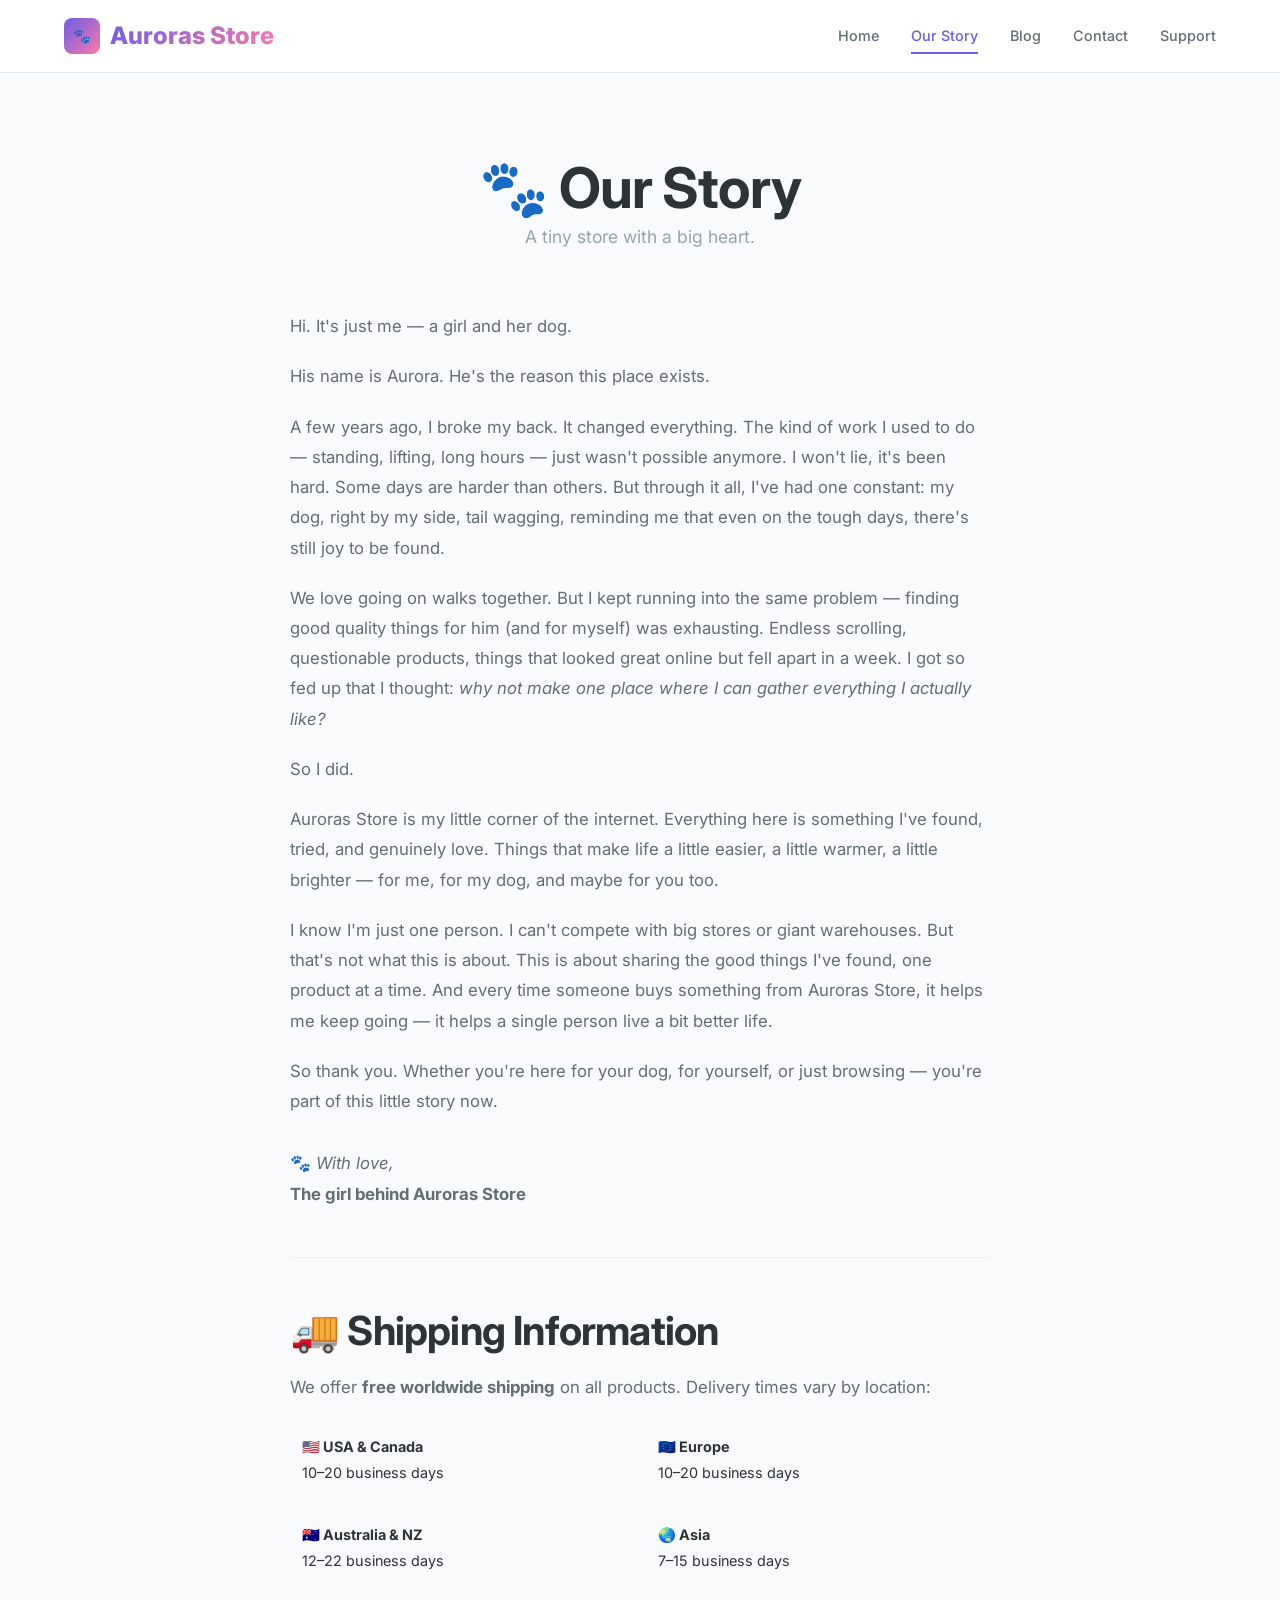
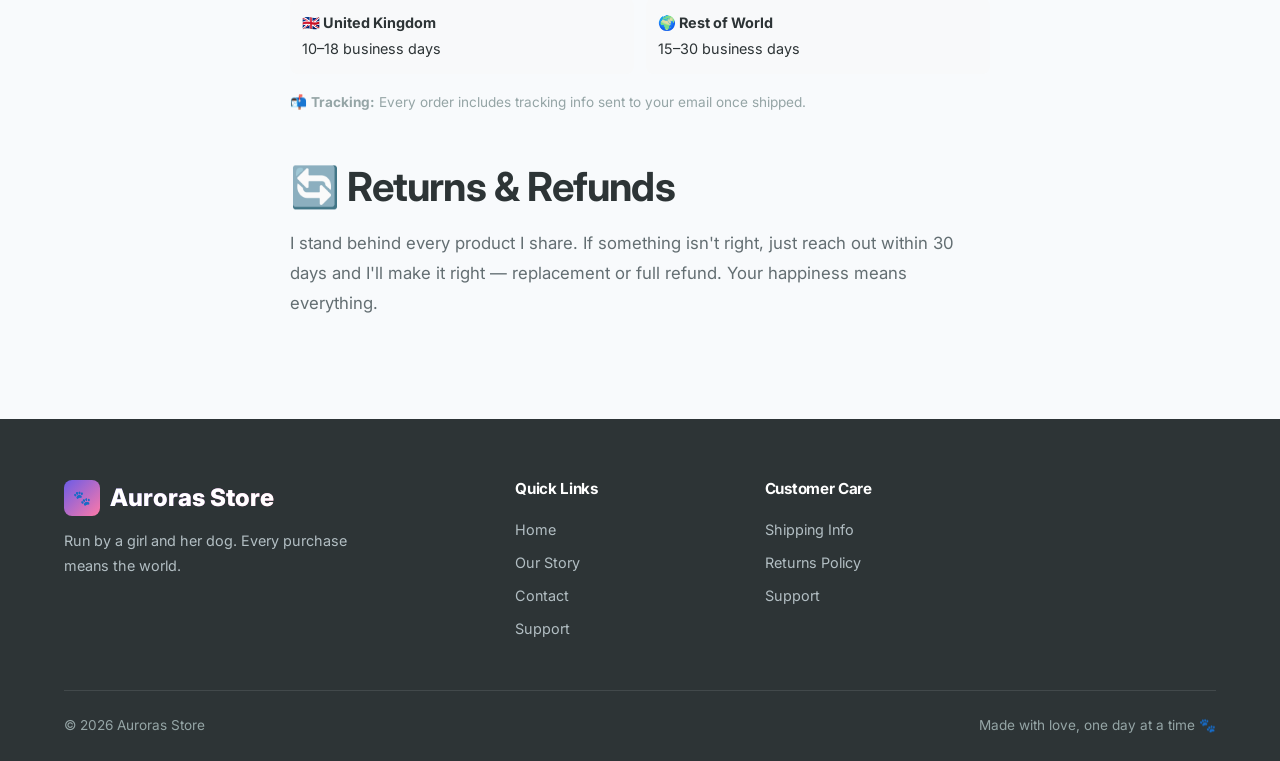
<file: about.html>
<!DOCTYPE html>
<html lang="en">
<head>
  <!-- Meta -->
  <meta charset="UTF-8">
  <meta name="viewport" content="width=device-width, initial-scale=1.0">
  <title>Our Story — Auroras Store</title>
  <meta name="description" content="Auroras Store is run by a girl and her dog. After breaking my back, I built this little place to share things that make life a bit warmer.">
  <meta name="robots" content="index, follow">
  
  <!-- Open Graph -->
  <meta property="og:title" content="Our Story — Auroras Store">
  <meta property="og:description" content="A tiny store with a big heart. Run by a girl and her dog.">
  <meta property="og:type" content="website">
  
  <!-- Canonical -->
  <link rel="canonical" href="https://auroras-store.com/about.html">
  
  <!-- Fonts -->
  <link rel="preconnect" href="https://fonts.googleapis.com">
  <link rel="preconnect" href="https://fonts.gstatic.com" crossorigin>
  <link href="https://fonts.googleapis.com/css2?family=Inter:wght@400;500;600;700;800&display=swap" rel="stylesheet">
  
  <!-- Styles -->
  <link rel="stylesheet" href="/style.css">
  
  <!-- Favicon -->
  <link rel="icon" type="image/svg+xml" href="data:image/svg+xml,<svg xmlns='http://www.w3.org/2000/svg' viewBox='0 0 32 32'><rect width='32' height='32' rx='6' fill='%236C5CE7'/><text x='16' y='22' text-anchor='middle' fill='white' font-size='18' font-weight='bold'>🐾</text></svg>">
</head>
<body>
  <!-- Header -->
  <header class="site-header">
    <div class="container header-inner">
      <a href="/" class="logo">
        <div class="logo-icon">🐾</div>
        <span>Auroras Store</span>
      </a>
      <button class="hamburger" aria-label="Toggle navigation menu">
        <span></span>
        <span></span>
        <span></span>
      </button>
      <nav class="main-nav">
        <a href="/">Home</a>
        <a href="/about.html" class="active">Our Story</a>
        <a href="/blog.html">Blog</a>
        <a href="/contact.html">Contact</a>
        <a href="/complaints.html">Support</a>
      </nav>
    </div>
  </header>

  <!-- Page content -->
  <section class="page-section">
    <div class="container">
      <div class="page-header">
        <h1>🐾 Our Story</h1>
        <p class="section-subtitle" style="margin-bottom:0;">A tiny store with a big heart.</p>
      </div>
      
      <div class="about-content" style="max-width:700px;margin:0 auto;line-height:1.8;">
        <p>Hi. It's just me — a girl and her dog.</p>
        
        <p>His name is Aurora. He's the reason this place exists.</p>

        <p>A few years ago, I broke my back. It changed everything. The kind of work I used to do — standing, lifting, long hours — just wasn't possible anymore. I won't lie, it's been hard. Some days are harder than others. But through it all, I've had one constant: my dog, right by my side, tail wagging, reminding me that even on the tough days, there's still joy to be found.</p>

        <p>We love going on walks together. But I kept running into the same problem — finding good quality things for him (and for myself) was exhausting. Endless scrolling, questionable products, things that looked great online but fell apart in a week. I got so fed up that I thought: <em>why not make one place where I can gather everything I actually like?</em></p>

        <p>So I did.</p>

        <p>Auroras Store is my little corner of the internet. Everything here is something I've found, tried, and genuinely love. Things that make life a little easier, a little warmer, a little brighter — for me, for my dog, and maybe for you too.</p>

        <p>I know I'm just one person. I can't compete with big stores or giant warehouses. But that's not what this is about. This is about sharing the good things I've found, one product at a time. And every time someone buys something from Auroras Store, it helps me keep going — it helps a single person live a bit better life.</p>

        <p>So thank you. Whether you're here for your dog, for yourself, or just browsing — you're part of this little story now.</p>

        <p style="margin-top:32px;">🐾 <em>With love,</em><br>
        <strong>The girl behind Auroras Store</strong></p>

        <hr style="margin:48px 0;border:none;border-top:1px solid #eee;">

        <h2 id="shipping" style="margin-top:48px;margin-bottom:16px;">🚚 Shipping Information</h2>
                    <p>We offer <strong>free worldwide shipping</strong> on all products. Delivery times vary by location:</p>
                    <div style="display:grid;grid-template-columns:1fr 1fr;gap:12px;margin-top:16px;font-size:0.9rem;">
                      <div style="padding:12px;background:#f8f9fa;border-radius:8px;"><strong>🇺🇸 USA & Canada</strong><br>10–20 business days</div>
                      <div style="padding:12px;background:#f8f9fa;border-radius:8px;"><strong>🇪🇺 Europe</strong><br>10–20 business days</div>
                      <div style="padding:12px;background:#f8f9fa;border-radius:8px;"><strong>🇦🇺 Australia & NZ</strong><br>12–22 business days</div>
                      <div style="padding:12px;background:#f8f9fa;border-radius:8px;"><strong>🌏 Asia</strong><br>7–15 business days</div>
                      <div style="padding:12px;background:#f8f9fa;border-radius:8px;"><strong>🇬🇧 United Kingdom</strong><br>10–18 business days</div>
                      <div style="padding:12px;background:#f8f9fa;border-radius:8px;"><strong>🌍 Rest of World</strong><br>15–30 business days</div>
                    </div>
                    <p style="margin-top:16px;font-size:0.85rem;color:var(--gray-600);">📬 <strong>Tracking:</strong> Every order includes tracking info sent to your email once shipped.</p>

                    <h2 id="returns" style="margin-top:48px;margin-bottom:16px;">🔄 Returns & Refunds</h2>
                    <p>I stand behind every product I share. If something isn't right, just reach out within 30 days and I'll make it right — replacement or full refund. Your happiness means everything.</p>
      </div>
    </div>
  </section>

  <!-- Footer -->
  <footer class="site-footer">
    <div class="container">
      <div class="footer-grid">
        <div class="footer-brand">
          <div class="logo" style="color:var(--white);">
            <div class="logo-icon">🐾</div>
            <span style="-webkit-text-fill-color:var(--white);">Auroras Store</span>
          </div>
          <p>Run by a girl and her dog. Every purchase means the world.</p>
        </div>
        <div class="footer-col">
          <h4>Quick Links</h4>
          <a href="/">Home</a>
          <a href="/about.html">Our Story</a>
          <a href="/contact.html">Contact</a>
          <a href="/complaints.html">Support</a>
        </div>
        <div class="footer-col">
          <h4>Customer Care</h4>
          <a href="/about.html#shipping">Shipping Info</a>
          <a href="/about.html#returns">Returns Policy</a>
          <a href="/contact.html">Support</a>
        </div>
      </div>
      <div class="footer-bottom">
        <span>© 2026 Auroras Store</span>
        <span>Made with love, one day at a time 🐾</span>
      </div>
    </div>
  </footer>

  <!-- Scripts -->
  <script src="/script.js"></script>
</body>
</html>
</file>
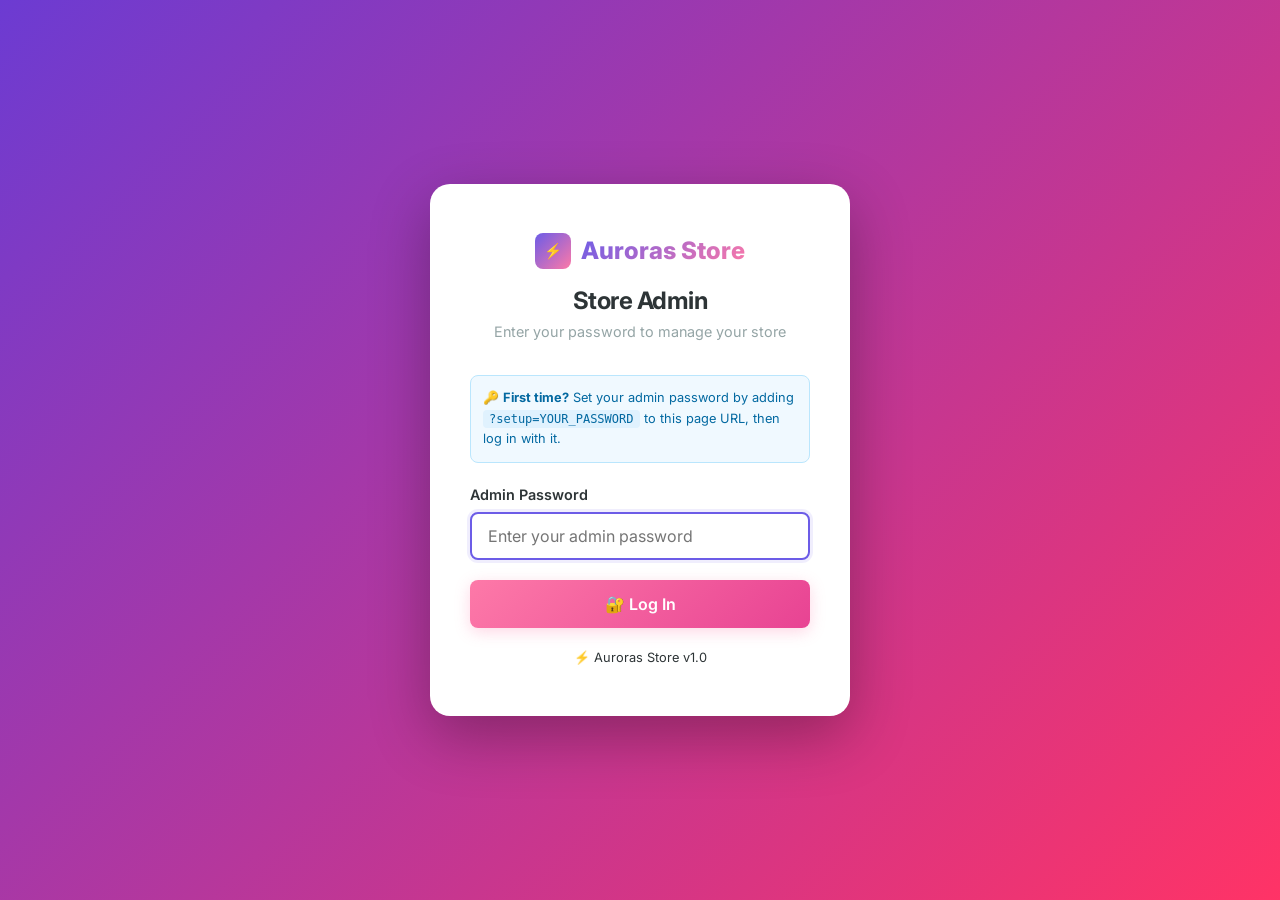
<file: admin.html>
<!DOCTYPE html>
<html lang="en">
<head>
  <meta charset="UTF-8">
  <meta name="viewport" content="width=device-width, initial-scale=1.0">
  <title>Admin Login — Auroras Store</title>
  <link rel="preconnect" href="https://fonts.googleapis.com">
  <link rel="preconnect" href="https://fonts.gstatic.com" crossorigin>
  <link href="https://fonts.googleapis.com/css2?family=Inter:wght@400;500;600;700;800&display=swap" rel="stylesheet">
  <link rel="stylesheet" href="/style.css">
  <style>
    .admin-login-page {
      min-height: 100vh;
      display: flex;
      align-items: center;
      justify-content: center;
      background: linear-gradient(135deg, #6C3BD2 0%, #FF3366 100%);
      padding: 20px;
    }
    .admin-login-card {
      background: white;
      border-radius: 20px;
      padding: 48px 40px;
      width: 100%;
      max-width: 420px;
      box-shadow: 0 20px 60px rgba(0,0,0,0.3);
    }
    .admin-login-card .logo {
      justify-content: center;
      font-size: 1.5rem;
      margin-bottom: 8px;
    }
    .admin-login-card h1 {
      text-align: center;
      font-size: 1.5rem;
      margin-bottom: 4px;
    }
    .admin-login-card p {
      text-align: center;
      color: var(--gray-600);
      margin-bottom: 32px;
      font-size: 0.9rem;
    }
    .login-error {
      background: #fef2f2;
      color: #dc2626;
      padding: 12px;
      border-radius: 8px;
      font-size: 0.85rem;
      margin-bottom: 16px;
      display: none;
    }
    .login-error.show { display: block; }
    .form-group { margin-bottom: 20px; }
    .form-group label {
      display: block;
      font-weight: 600;
      margin-bottom: 6px;
      font-size: 0.9rem;
    }
    .form-group input {
      width: 100%;
      padding: 12px 16px;
      border: 2px solid var(--gray-200);
      border-radius: 8px;
      font-size: 1rem;
      transition: border-color 0.2s;
    }
    .form-group input:focus {
      outline: none;
      border-color: var(--primary);
    }
    .admin-login-card .btn-accent {
      width: 100%;
      padding: 14px;
      font-size: 1rem;
    }
    .admin-footer {
      text-align: center;
      margin-top: 20px;
      font-size: 0.8rem;
      color: var(--gray-500);
    }
    .setup-hint {
      background: #f0f9ff;
      border: 1px solid #bae6fd;
      border-radius: 8px;
      padding: 12px;
      font-size: 0.8rem;
      color: #0369a1;
      margin-bottom: 20px;
      display: none;
    }
    .setup-hint.show { display: block; }
    .setup-hint code {
      background: #e0f2fe;
      padding: 2px 6px;
      border-radius: 4px;
      font-size: 0.75rem;
    }
  </style>
</head>
<body>
  <div class="admin-login-page">
    <div class="admin-login-card">
      <div class="logo" style="justify-content:center;margin-bottom:16px;">
        <div class="logo-icon">⚡</div>
        <span>Auroras Store</span>
      </div>
      <h1>Store Admin</h1>
      <p>Enter your password to manage your store</p>

      <div id="setup-hint" class="setup-hint">
        🔑 <strong>First time?</strong> Set your admin password by adding <code>?setup=YOUR_PASSWORD</code> to this page URL, then log in with it.
      </div>

      <div id="login-error" class="login-error">❌ Incorrect password. Try again.</div>

      <form id="login-form" onsubmit="handleLogin(event)">
        <div class="form-group">
          <label for="password">Admin Password</label>
          <input type="password" id="password" placeholder="Enter your admin password" required autofocus>
        </div>
        <button type="submit" class="btn btn-accent btn-lg">🔐 Log In</button>
      </form>

      <div class="admin-footer">
        ⚡ Auroras Store v1.0
      </div>
    </div>
  </div>

  <script>
    // Check for setup parameter
    const urlParams = new URLSearchParams(window.location.search);
    const setupPw = urlParams.get('setup');
    if (setupPw) {
      localStorage.setItem('trendpulse_admin_password', setupPw);
      document.getElementById('setup-hint').classList.add('show');
      document.getElementById('setup-hint').innerHTML = '✅ <strong>Password set!</strong> Log in with: <code>' + setupPw + '</code>';
      // Clean URL
      window.history.replaceState({}, document.title, '/admin.html');
    }

    // Show setup hint if no password is set
    if (!localStorage.getItem('trendpulse_admin_password')) {
      document.getElementById('setup-hint').classList.add('show');
    }

    function handleLogin(e) {
      e.preventDefault();
      const password = document.getElementById('password').value;
      const stored = localStorage.getItem('trendpulse_admin_password') || 'admin123'; // default fallback
      
      if (password === stored) {
        localStorage.setItem('trendpulse_admin_logged_in', 'true');
        window.location.href = '/admin/dashboard.html';
      } else {
        document.getElementById('login-error').classList.add('show');
        document.getElementById('password').value = '';
      }
    }
  </script>
</body>
</html>
</file>
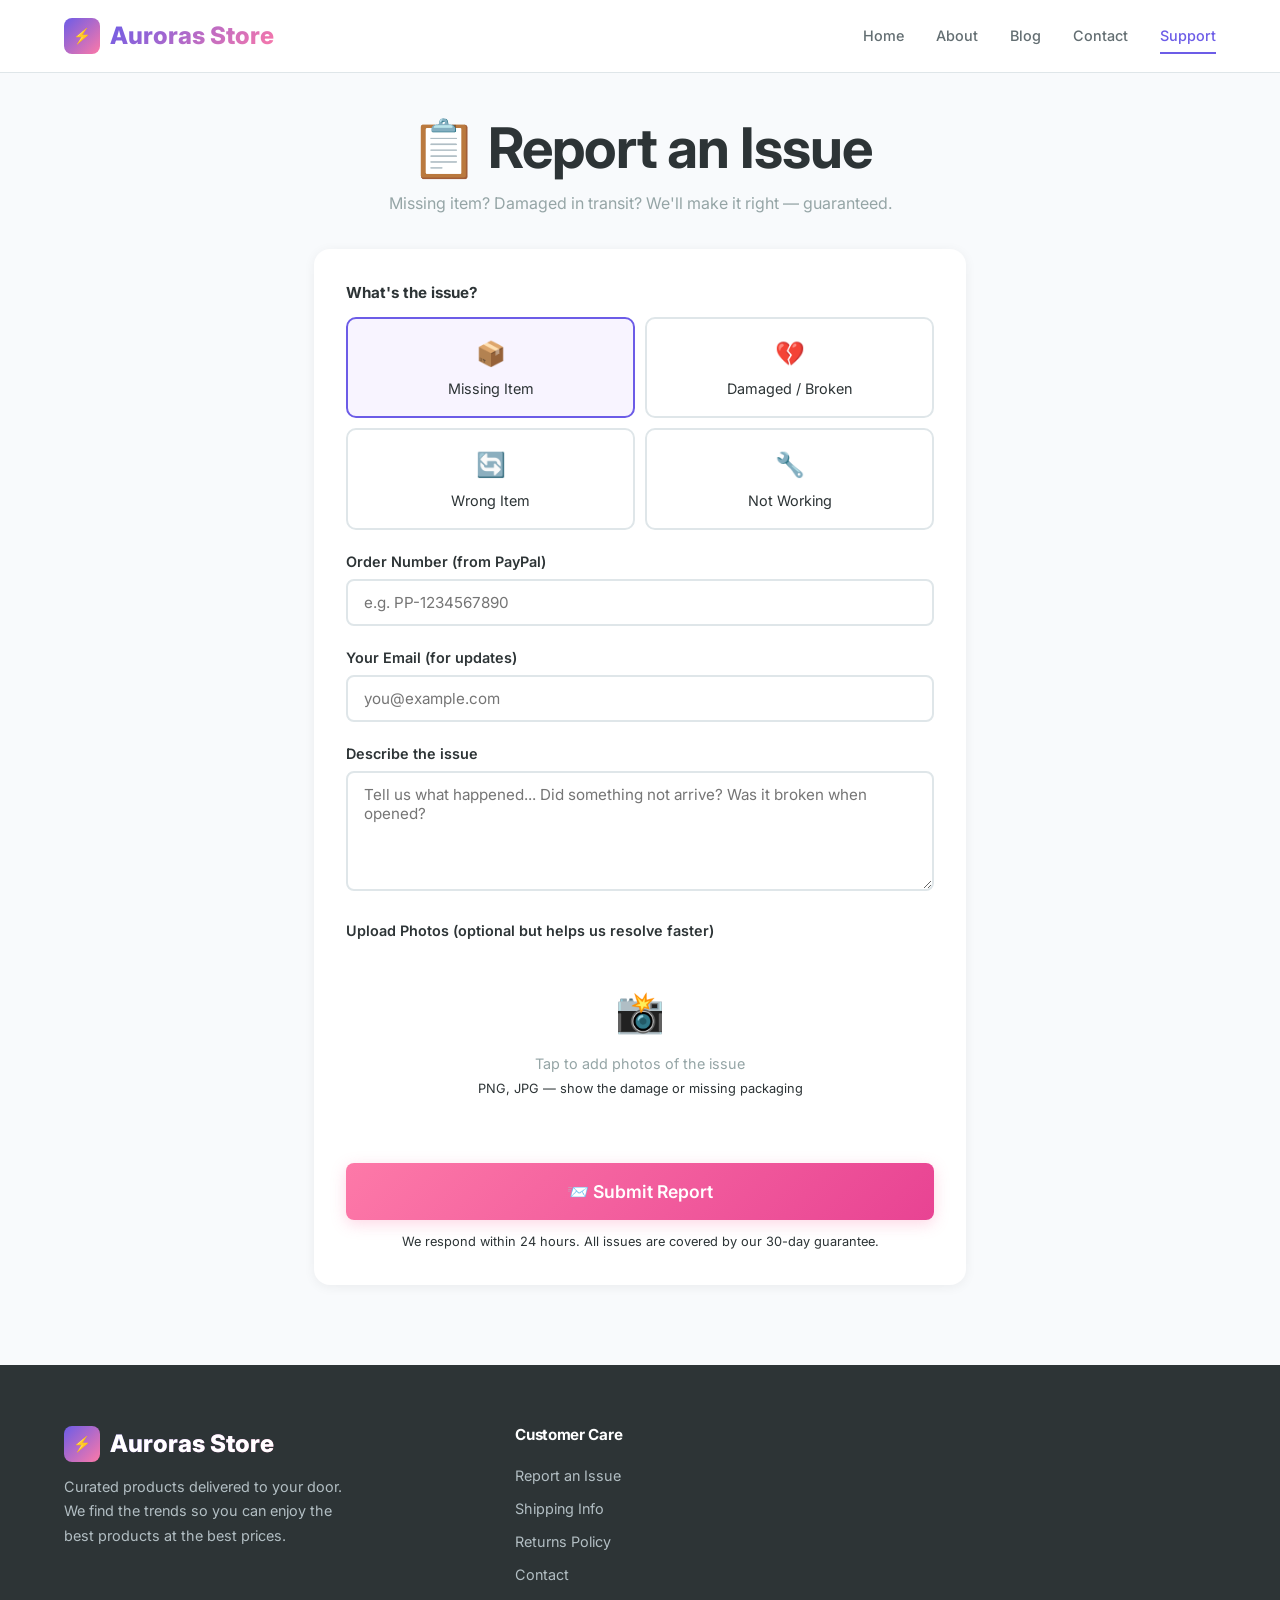
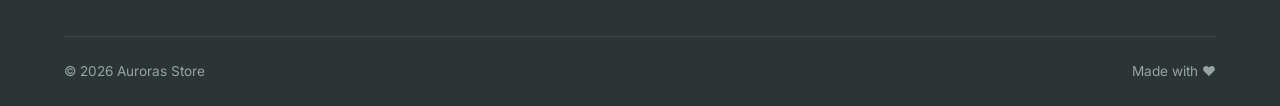
<file: complaints.html>
<!DOCTYPE html>
<html lang="en">
<head>
  <meta charset="UTF-8">
  <meta name="viewport" content="width=device-width, initial-scale=1.0">
  <title>Report an Issue — Auroras Store</title>
  <meta name="description" content="Report a missing, damaged, or defective item. We'll make it right within 24 hours.">
  <meta name="robots" content="index, follow">
  <meta property="og:title" content="Customer Support — Auroras Store">
  <meta property="og:description" content="We'll make it right. Report issues here.">
  <link rel="preconnect" href="https://fonts.googleapis.com">
  <link rel="preconnect" href="https://fonts.gstatic.com" crossorigin>
  <link href="https://fonts.googleapis.com/css2?family=Inter:wght@400;500;600;700;800&display=swap" rel="stylesheet">
  <link rel="stylesheet" href="/style.css">
  <style>
    .complaint-page { max-width: 700px; margin: 0 auto; padding: 40px 24px 80px; }
    .complaint-page h1 { text-align: center; margin-bottom: 8px; }
    .complaint-page > p { text-align: center; color: var(--gray-600); margin-bottom: 32px; }
    .complaint-card { background: white; border-radius: 16px; padding: 32px; box-shadow: 0 2px 12px rgba(0,0,0,0.06); }
    .complaint-card .form-group { margin-bottom: 20px; }
    .complaint-card label { display: block; font-weight: 600; font-size: 0.9rem; margin-bottom: 6px; }
    .complaint-card input, .complaint-card select, .complaint-card textarea {
      width: 100%; padding: 12px 16px; border: 2px solid var(--gray-200); border-radius: 8px; font-size: 0.95rem; transition: border-color 0.2s; font-family: inherit;
    }
    .complaint-card input:focus, .complaint-card select:focus, .complaint-card textarea:focus {
      outline: none; border-color: var(--primary);
    }
    .complaint-card textarea { min-height: 120px; resize: vertical; }
    .photo-upload-area {
      border: 2px dashed var(--gray-300); border-radius: 12px; padding: 32px; text-align: center; cursor: pointer; transition: all 0.2s;
    }
    .photo-upload-area:hover { border-color: var(--primary); background: #f8f4ff; }
    .photo-upload-area .icon { font-size: 2.5rem; margin-bottom: 8px; }
    .photo-upload-area p { font-size: 0.9rem; color: var(--gray-600); }
    .photo-upload-area .hint { font-size: 0.8rem; color: var(--gray-500); margin-top: 4px; }
    .photo-previews { display: flex; gap: 8px; flex-wrap: wrap; margin-top: 12px; }
    .photo-preview { width: 80px; height: 80px; border-radius: 8px; overflow: hidden; position: relative; }
    .photo-preview img { width: 100%; height: 100%; object-fit: cover; }
    .photo-preview .remove {
      position: absolute; top: -4px; right: -4px; width: 20px; height: 20px; background: #dc2626; color: white;
      border-radius: 50%; border: none; cursor: pointer; font-size: 0.7rem; display: flex; align-items: center; justify-content: center;
    }
    .issue-type-grid { display: grid; grid-template-columns: 1fr 1fr; gap: 10px; margin-bottom: 20px; }
    .issue-type-btn {
      padding: 16px; text-align: center; border: 2px solid var(--gray-200); border-radius: 10px;
      cursor: pointer; transition: all 0.2s; background: white; font-size: 0.9rem;
    }
    .issue-type-btn:hover { border-color: var(--primary); }
    .issue-type-btn.selected { border-color: var(--primary); background: #f8f4ff; }
    .issue-type-btn .emoji { font-size: 1.5rem; display: block; margin-bottom: 4px; }
    .success-message { display: none; text-align: center; padding: 40px; }
    .success-message .check { font-size: 3rem; margin-bottom: 16px; }
    .success-message h2 { margin-bottom: 8px; }
    .success-message p { color: var(--gray-600); }
    input[type="file"] { display: none; }
  </style>
</head>
<body>
  <header class="site-header">
    <div class="container header-inner">
      <a href="/" class="logo"><div class="logo-icon">⚡</div><span>Auroras Store</span></a>
      <button class="hamburger" aria-label="Toggle menu"><span></span><span></span><span></span></button>
      <nav class="main-nav">
        <a href="/">Home</a>
        <a href="/about.html">About</a>
        <a href="/blog.html">Blog</a>
        <a href="/contact.html">Contact</a>
        <a href="/complaints.html">Support</a>
      </nav>
    </div>
  </header>

  <div class="complaint-page">
    <h1>📋 Report an Issue</h1>
    <p>Missing item? Damaged in transit? We'll make it right — guaranteed.</p>

    <div class="complaint-card" id="complaint-form-card">
      <form id="complaint-form" onsubmit="submitComplaint(event)">
        <label style="font-weight:700;font-size:0.95rem;margin-bottom:12px;display:block;">What's the issue?</label>
        <div class="issue-type-grid">
          <div class="issue-type-btn selected" data-value="missing" onclick="selectIssue(this)">
            <span class="emoji">📦</span> Missing Item
          </div>
          <div class="issue-type-btn" data-value="damaged" onclick="selectIssue(this)">
            <span class="emoji">💔</span> Damaged / Broken
          </div>
          <div class="issue-type-btn" data-value="wrong" onclick="selectIssue(this)">
            <span class="emoji">🔄</span> Wrong Item
          </div>
          <div class="issue-type-btn" data-value="defective" onclick="selectIssue(this)">
            <span class="emoji">🔧</span> Not Working
          </div>
        </div>
        <input type="hidden" id="issue-type" value="missing">

        <div class="form-group">
          <label>Order Number (from PayPal)</label>
          <input type="text" id="order-number" placeholder="e.g. PP-1234567890" required>
        </div>

        <div class="form-group">
          <label>Your Email (for updates)</label>
          <input type="email" id="customer-email" placeholder="you@example.com" required>
        </div>

        <div class="form-group">
          <label>Describe the issue</label>
          <textarea id="issue-description" placeholder="Tell us what happened... Did something not arrive? Was it broken when opened?" required></textarea>
        </div>

        <div class="form-group">
          <label>Upload Photos (optional but helps us resolve faster)</label>
          <div class="photo-upload-area" onclick="document.getElementById('photo-input').click()">
            <div class="icon">📸</div>
            <p>Tap to add photos of the issue</p>
            <p class="hint">PNG, JPG — show the damage or missing packaging</p>
          </div>
          <input type="file" id="photo-input" accept="image/*" multiple onchange="handlePhotos(event)">
          <div id="photo-previews" class="photo-previews"></div>
        </div>

        <button type="submit" class="btn btn-accent btn-lg" style="width:100%;">📨 Submit Report</button>
        <p style="text-align:center;font-size:0.8rem;color:var(--gray-500);margin-top:12px;">We respond within 24 hours. All issues are covered by our 30-day guarantee.</p>
      </form>
    </div>

    <div class="complaint-card" id="success-message" style="display:none;">
      <div class="success-message" style="display:block;">
        <div class="check">✅</div>
        <h2>Report Submitted!</h2>
        <p>We've received your issue and will email you within 24 hours with a solution.</p>
        <p style="margin-top:16px;">In the meantime, here's what to expect:</p>
        <div style="text-align:left;margin-top:16px;padding:16px;background:#f8f9fa;border-radius:8px;">
          <p>📌 <strong>Missing item?</strong> We'll ship a replacement immediately.</p>
          <p>📌 <strong>Damaged?</strong> Send us photos (already done!) and we'll send a replacement.</p>
          <p>📌 <strong>Wrong item?</strong> Keep it as a gift — we'll send the correct one free.</p>
        </div>
        <a href="/" class="btn btn-primary" style="margin-top:24px;display:inline-block;">← Back to Store</a>
      </div>
    </div>
  </div>

  <footer class="site-footer">
    <div class="container">
      <div class="footer-grid">
        <div class="footer-brand">
          <div class="logo" style="color:var(--white);"><div class="logo-icon">⚡</div><span style="-webkit-text-fill-color:var(--white);">Auroras Store</span></div>
          <p>Curated products delivered to your door. We find the trends so you can enjoy the best products at the best prices.</p>
        </div>
        <div class="footer-col">
          <h4>Customer Care</h4>
          <a href="/complaints.html">Report an Issue</a>
          <a href="/about.html#shipping">Shipping Info</a>
          <a href="/about.html#returns">Returns Policy</a>
          <a href="/contact.html">Contact</a>
        </div>
      </div>
      <div class="footer-bottom"><span>© 2026 Auroras Store</span><span>Made with ❤️</span></div>
    </div>
  </footer>

  <script>
    let uploadedPhotos = [];

    function selectIssue(el) {
      document.querySelectorAll('.issue-type-btn').forEach(b => b.classList.remove('selected'));
      el.classList.add('selected');
      document.getElementById('issue-type').value = el.dataset.value;
    }

    function handlePhotos(e) {
      const files = Array.from(e.target.files);
      files.forEach(file => {
        if (uploadedPhotos.length >= 5) return;
        const reader = new FileReader();
        reader.onload = (ev) => {
          uploadedPhotos.push(ev.target.result);
          renderPreviews();
        };
        reader.readAsDataURL(file);
      });
    }

    function renderPreviews() {
      const container = document.getElementById('photo-previews');
      container.innerHTML = uploadedPhotos.map((photo, i) => `
        <div class="photo-preview">
          <img src="${photo}" alt="Upload">
          <button class="remove" onclick="removePhoto(${i})">×</button>
        </div>
      `).join('');
    }

    function removePhoto(i) {
      uploadedPhotos.splice(i, 1);
      renderPreviews();
    }

    function submitComplaint(e) {
      e.preventDefault();
      const complaint = {
        id: 'CMP-' + Date.now(),
        type: document.getElementById('issue-type').value,
        order: document.getElementById('order-number').value,
        email: document.getElementById('customer-email').value,
        description: document.getElementById('issue-description').value,
        photos: uploadedPhotos,
        date: new Date().toISOString(),
        status: 'Open'
      };

      // Store in admin's localStorage (accessible on admin dashboard)
      const existing = JSON.parse(localStorage.getItem('trendpulse_complaints') || '[]');
      existing.unshift(complaint);
      localStorage.setItem('trendpulse_complaints', JSON.stringify(existing));

      // Show success
      document.getElementById('complaint-form-card').style.display = 'none';
      document.getElementById('success-message').style.display = 'block';
    }
  </script>
  <script src="/script.js"></script>
</body>
</html>
</file>
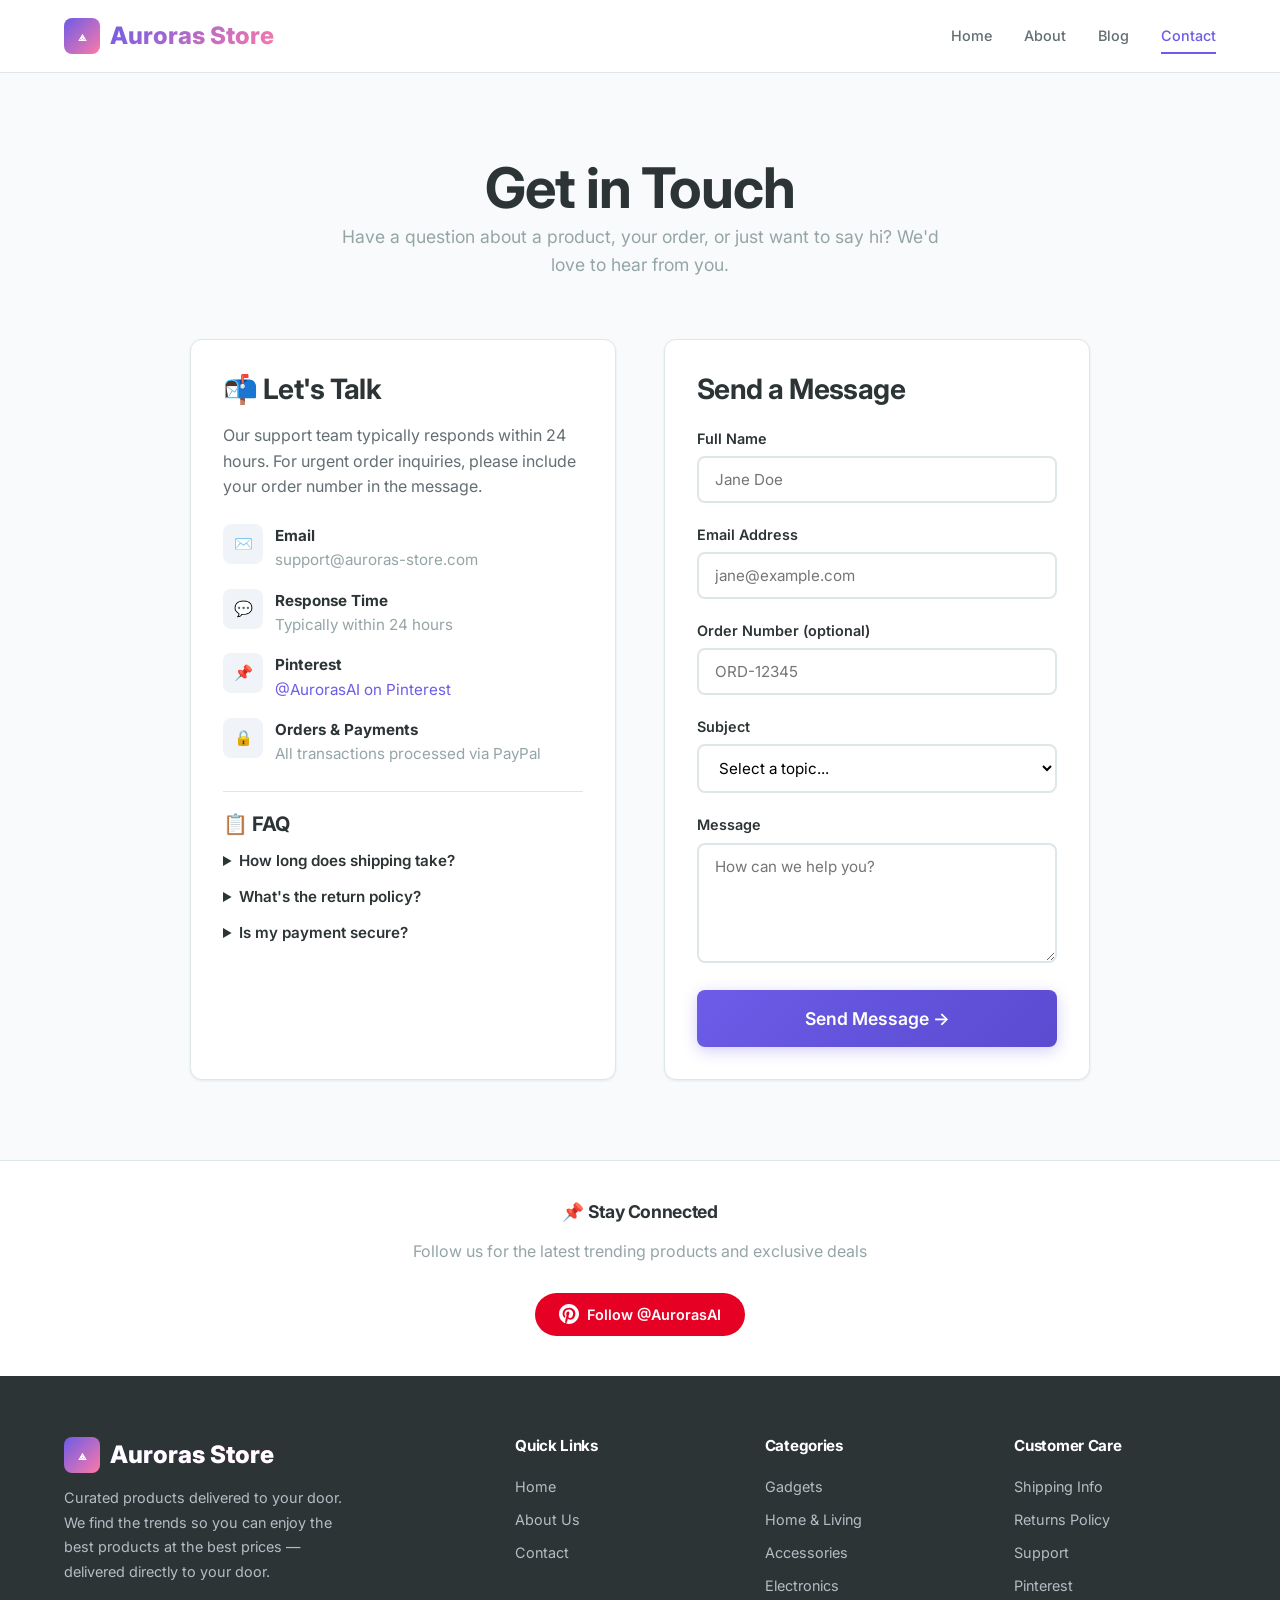
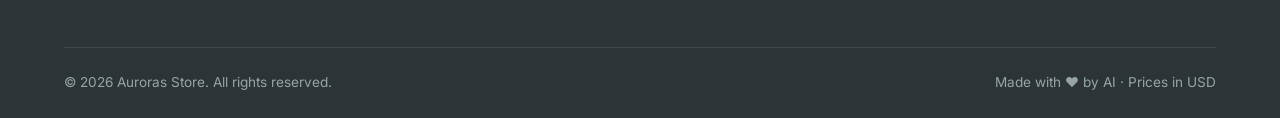
<file: contact.html>
<!DOCTYPE html>
<html lang="en">
<head>
  <!-- Meta -->
  <meta charset="UTF-8">
  <meta name="viewport" content="width=device-width, initial-scale=1.0">
  <title>Contact — Auroras Store</title>
  <meta name="description" content="Get in touch with Auroras Store. We're here to help with orders, product questions, or anything else.">
  <meta name="robots" content="index, follow">
  
  <!-- Open Graph -->
  <meta property="og:title" content="Contact Auroras Store">
  <meta property="og:description" content="Have a question? We're here to help.">
  <meta property="og:type" content="website">
  <meta property="og:url" content="https://auroras-store.com/contact.html">
  
  <!-- Canonical -->
  <link rel="canonical" href="https://auroras-store.com/contact.html">
  
  <!-- Fonts -->
  <link rel="preconnect" href="https://fonts.googleapis.com">
  <link rel="preconnect" href="https://fonts.gstatic.com" crossorigin>
  <link href="https://fonts.googleapis.com/css2?family=Inter:wght@400;500;600;700;800&display=swap" rel="stylesheet">
  
  <!-- Styles -->
  <link rel="stylesheet" href="/style.css">
  
  <!-- Favicon -->
  <link rel="icon" type="image/svg+xml" href="data:image/svg+xml,<svg xmlns='http://www.w3.org/2000/svg' viewBox='0 0 32 32'><rect width='32' height='32' rx='6' fill='%236C5CE7'/><text x='16' y='22' text-anchor='middle' fill='white' font-size='18' font-weight='bold'>T</text></svg>">
  
  <!-- Schema -->
  <script type="application/ld+json">
  {
    "@context": "https://schema.org",
    "@type": "ContactPage",
    "name": "Contact Auroras Store",
    "description": "Contact form for Auroras Store"
  }
  </script>
</head>
<body>
  <!-- Header -->
  <header class="site-header">
    <div class="container header-inner">
      <a href="/" class="logo">
        <div class="logo-icon">⟁</div>
        <span>Auroras Store</span>
      </a>
      <button class="hamburger" aria-label="Toggle navigation menu">
        <span></span>
        <span></span>
        <span></span>
      </button>
      <nav class="main-nav">
        <a href="/">Home</a>
        <a href="/about.html">About</a>
        <a href="/blog.html">Blog</a>
        <a href="/contact.html" class="active">Contact</a>
      </nav>
    </div>
  </header>

  <!-- Page content -->
  <section class="page-section">
    <div class="container">
      <div class="page-header">
        <h1>Get in Touch</h1>
        <p class="section-subtitle" style="margin-bottom:0;">Have a question about a product, your order, or just want to say hi? We'd love to hear from you.</p>
      </div>
      
      <div class="contact-grid">
        <div class="contact-info">
          <h3>📬 Let's Talk</h3>
          <p>Our support team typically responds within 24 hours. For urgent order inquiries, please include your order number in the message.</p>
          
          <div class="contact-detail">
            <div class="contact-detail-icon">✉️</div>
            <div>
              <strong>Email</strong><br>
              <span style="color:var(--gray-600);">support@auroras-store.com</span>
            </div>
          </div>
          
          <div class="contact-detail">
            <div class="contact-detail-icon">💬</div>
            <div>
              <strong>Response Time</strong><br>
              <span style="color:var(--gray-600);">Typically within 24 hours</span>
            </div>
          </div>
          
          <div class="contact-detail">
            <div class="contact-detail-icon">📌</div>
            <div>
              <strong>Pinterest</strong><br>
              <a href="https://www.pinterest.com/trendpulseai" target="_blank" rel="noopener" style="color:var(--primary);">@AurorasAI on Pinterest</a>
            </div>
          </div>
          
          <div class="contact-detail">
            <div class="contact-detail-icon">🔒</div>
            <div>
              <strong>Orders & Payments</strong><br>
              <span style="color:var(--gray-600);">All transactions processed via PayPal</span>
            </div>
          </div>

          <div style="margin-top:24px;padding-top:20px;border-top:1px solid var(--gray-200);">
            <h4 style="margin-bottom:12px;">📋 FAQ</h4>
            <details style="margin-bottom:12px;">
              <summary style="cursor:pointer;font-weight:600;font-size:0.95rem;">How long does shipping take?</summary>
              <p style="margin-top:8px;font-size:0.9rem;color:var(--gray-600);">Most orders ship within 2-3 business days and arrive in 7-14 business days worldwide. You'll receive tracking via email.</p>
            </details>
            <details style="margin-bottom:12px;">
              <summary style="cursor:pointer;font-weight:600;font-size:0.95rem;">What's the return policy?</summary>
              <p style="margin-top:8px;font-size:0.9rem;color:var(--gray-600);">We offer a 30-day satisfaction guarantee. Contact us and we'll arrange a replacement or refund.</p>
            </details>
            <details>
              <summary style="cursor:pointer;font-weight:600;font-size:0.95rem;">Is my payment secure?</summary>
              <p style="margin-top:8px;font-size:0.9rem;color:var(--gray-600);">Absolutely! All payments are processed through PayPal with full buyer protection. We never see your financial details.</p>
            </details>
          </div>
        </div>
        
        <form id="contact-form" class="contact-form">
          <h3 style="margin-bottom:20px;">Send a Message</h3>
          
          <div class="form-group">
            <label for="name">Full Name</label>
            <input type="text" id="name" name="name" placeholder="Jane Doe" required>
          </div>
          
          <div class="form-group">
            <label for="email">Email Address</label>
            <input type="email" id="email" name="email" placeholder="jane@example.com" required>
          </div>
          
          <div class="form-group">
            <label for="order">Order Number (optional)</label>
            <input type="text" id="order" name="order" placeholder="ORD-12345">
          </div>
          
          <div class="form-group">
            <label for="subject">Subject</label>
            <select id="subject" name="subject" required>
              <option value="">Select a topic...</option>
              <option value="order">Order Inquiry</option>
              <option value="shipping">Shipping Question</option>
              <option value="product">Product Question</option>
              <option value="return">Return / Refund</option>
              <option value="other">Other</option>
            </select>
          </div>
          
          <div class="form-group">
            <label for="message">Message</label>
            <textarea id="message" name="message" placeholder="How can we help you?" required></textarea>
          </div>
          
          <button type="submit" class="btn btn-primary btn-lg" style="width:100%;">Send Message →</button>
        </form>
      </div>
    </div>
  </section>

  <!-- Social Section -->
  <section class="social-section">
    <div class="container">
      <h3>📌 Stay Connected</h3>
      <p style="color:var(--gray-600);margin-bottom:16px;">Follow us for the latest trending products and exclusive deals</p>
      <a href="https://www.pinterest.com/trendpulseai" target="_blank" rel="noopener" class="pinterest-follow">
        <svg width="20" height="20" viewBox="0 0 24 24" fill="currentColor"><path d="M12 0C5.373 0 0 5.372 0 12c0 5.084 3.163 9.426 7.627 11.174-.105-.949-.2-2.405.042-3.441.218-.937 1.407-5.965 1.407-5.965s-.359-.719-.359-1.782c0-1.668.967-2.914 2.171-2.914 1.023 0 1.518.769 1.518 1.69 0 1.029-.655 2.568-.994 3.995-.283 1.194.599 2.169 1.777 2.169 2.133 0 3.772-2.249 3.772-5.495 0-2.873-2.064-4.882-5.012-4.882-3.414 0-5.418 2.561-5.418 5.207 0 1.031.397 2.138.893 2.738a.36.36 0 01.083.345l-.333 1.36c-.053.22-.174.267-.402.161-1.499-.698-2.436-2.889-2.436-4.649 0-3.785 2.75-7.262 7.929-7.262 4.163 0 7.398 2.967 7.398 6.931 0 4.136-2.607 7.464-6.227 7.464-1.216 0-2.359-.631-2.75-1.378l-.748 2.853c-.271 1.043-1.002 2.35-1.492 3.146C9.57 23.812 10.763 24 12 24c6.627 0 12-5.373 12-12S18.627 0 12 0z"/></svg>
        Follow @AurorasAI
      </a>
    </div>
  </section>

  <!-- Footer -->
  <footer class="site-footer">
    <div class="container">
      <div class="footer-grid">
        <div class="footer-brand">
          <div class="logo" style="color:var(--white);">
            <div class="logo-icon">⟁</div>
            <span style="-webkit-text-fill-color:var(--white);">Auroras Store</span>
          </div>
          <p>Curated products delivered to your door. We find the trends so you can enjoy the best products at the best prices — delivered directly to your door.</p>
        </div>
        <div class="footer-col">
          <h4>Quick Links</h4>
          <a href="/">Home</a>
          <a href="/about.html">About Us</a>
          <a href="/contact.html">Contact</a>
        </div>
        <div class="footer-col">
          <h4>Categories</h4>
          <a href="/">Gadgets</a>
          <a href="/">Home & Living</a>
          <a href="/">Accessories</a>
          <a href="/">Electronics</a>
        </div>
        <div class="footer-col">
          <h4>Customer Care</h4>
          <a href="/about.html#shipping">Shipping Info</a>
          <a href="/about.html#returns">Returns Policy</a>
          <a href="/contact.html">Support</a>
          <a href="https://www.pinterest.com/trendpulseai" target="_blank" rel="noopener">Pinterest</a>
        </div>
      </div>
      <div class="footer-bottom">
        <span>© 2026 Auroras Store. All rights reserved.</span>
        <span>Made with ❤️ by AI · Prices in USD</span>
      </div>
    </div>
  </footer>

  <!-- Scripts -->
  <script src="/script.js"></script>
</body>
</html>
</file>
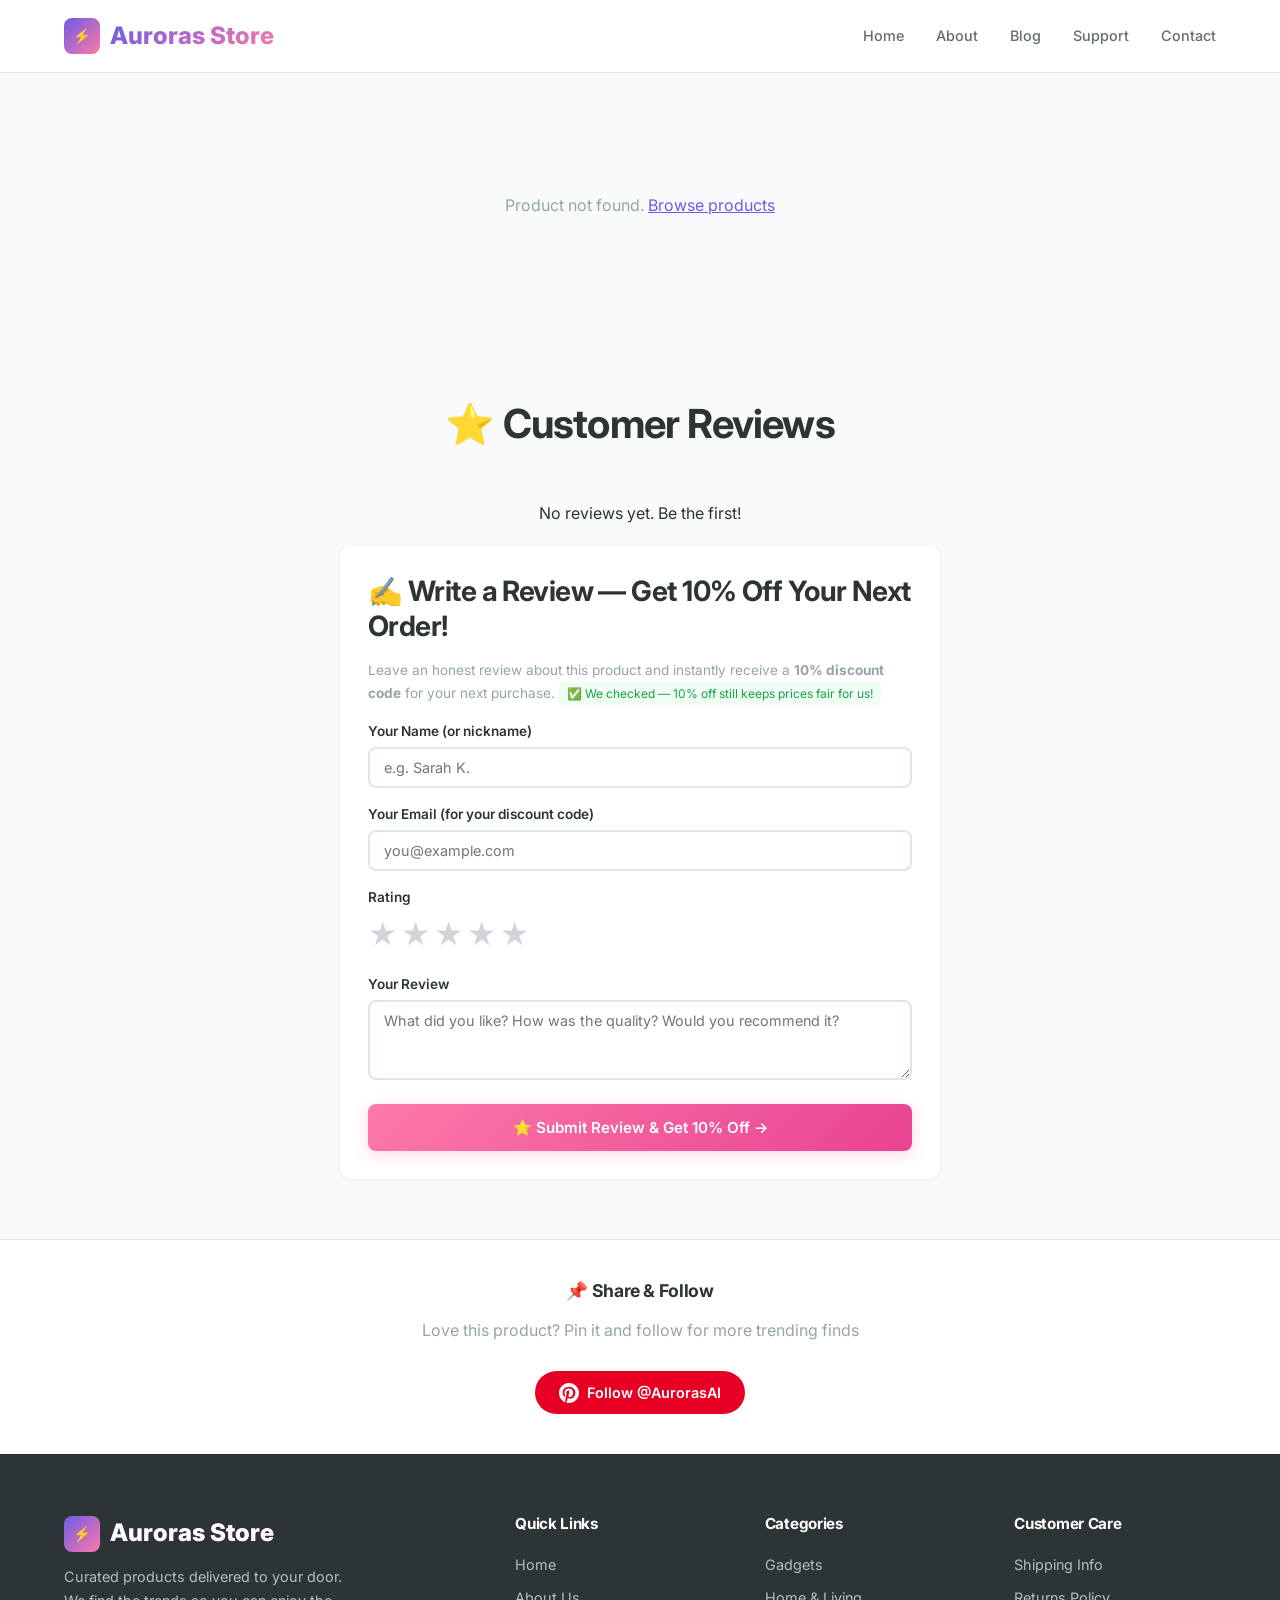
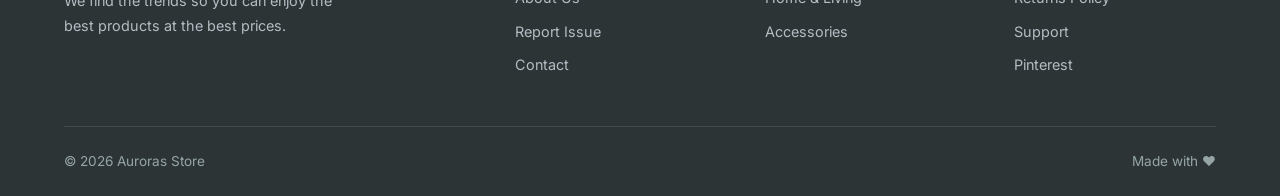
<file: product.html>
<!DOCTYPE html>
<html lang="en">
<head>
  <meta charset="UTF-8">
  <meta name="viewport" content="width=device-width, initial-scale=1.0">
  <title>Product — Auroras Store</title>
  <meta name="description" content="Discover trending products at unbeatable prices. AI-curated, dropshipped direct to your door.">
  <meta name="robots" content="index, follow">
  <meta property="og:title" content="Auroras Store">
  <meta property="og:description" content="AI-curated trending products delivered to your door.">
  <meta property="og:type" content="website">
  <meta property="og:url" content="https://auroras-store.com">
  <meta name="pinterest-rich-pin" content="true">
  <link rel="canonical" href="https://auroras-store.com/product.html">
  <link rel="preconnect" href="https://fonts.googleapis.com">
  <link rel="preconnect" href="https://fonts.gstatic.com" crossorigin>
  <link href="https://fonts.googleapis.com/css2?family=Inter:wght@400;500;600;700;800&display=swap" rel="stylesheet">
  <link rel="stylesheet" href="/style.css">
  <style>
    .reviews-section { padding: 60px 0; background: var(--light); }
    .reviews-section h2 { text-align: center; margin-bottom: 32px; }
    .review-card { background: white; border-radius: 12px; padding: 20px; box-shadow: 0 1px 4px rgba(0,0,0,0.06); margin-bottom: 12px; }
    .review-card .review-header { display: flex; justify-content: space-between; margin-bottom: 8px; }
    .review-card .review-name { font-weight: 600; font-size: 0.9rem; }
    .review-card .review-date { font-size: 0.8rem; color: var(--gray-500); }
    .review-card .review-stars { color: #f59e0b; font-size: 1rem; }
    .review-card .review-text { font-size: 0.9rem; color: var(--gray-700); line-height: 1.5; }
    .review-card .review-verified { display: inline-block; font-size: 0.75rem; color: #16a34a; font-weight: 600; margin-top: 4px; }
    
    .review-form-section { background: white; border-radius: 12px; padding: 28px; box-shadow: 0 1px 4px rgba(0,0,0,0.06); max-width: 600px; margin: 0 auto; }
    .review-form-section h3 { margin-bottom: 16px; }
    .review-form-section .form-group { margin-bottom: 16px; }
    .review-form-section label { display: block; font-weight: 600; font-size: 0.85rem; margin-bottom: 4px; }
    .review-form-section input, .review-form-section textarea {
      width: 100%; padding: 10px 14px; border: 2px solid var(--gray-200); border-radius: 8px; font-size: 0.9rem; font-family: inherit;
    }
    .review-form-section input:focus, .review-form-section textarea:focus { outline: none; border-color: var(--primary); }
    .review-form-section textarea { min-height: 80px; resize: vertical; }
    .star-selector { display: flex; gap: 4px; margin-bottom: 12px; }
    .star-selector span { font-size: 1.8rem; cursor: pointer; color: #d1d5db; transition: color 0.15s; }
    .star-selector span:hover, .star-selector span.active { color: #f59e0b; }
    
    .discount-reward {
      background: linear-gradient(135deg, #f0f9ff, #e0f2fe);
      border: 1px solid #bae6fd;
      border-radius: 10px;
      padding: 16px;
      margin-top: 16px;
      text-align: center;
    }
    .discount-reward .code-display {
      background: white;
      border: 2px dashed var(--primary);
      border-radius: 8px;
      padding: 12px 20px;
      font-size: 1.3rem;
      font-weight: 800;
      letter-spacing: 2px;
      color: var(--primary);
      display: inline-block;
      margin: 8px 0;
      cursor: pointer;
    }
    .discount-reward .code-display:hover { background: #f8f4ff; }
    .margin-safe-badge {
      font-size: 0.75rem;
      color: #16a34a;
      background: #f0fdf4;
      padding: 2px 8px;
      border-radius: 4px;
      display: inline-block;
    }
  </style>
</head>
<body>
  <header class="site-header">
    <div class="container header-inner">
      <a href="/" class="logo"><div class="logo-icon">⚡</div><span>Auroras Store</span></a>
      <button class="hamburger" aria-label="Toggle menu"><span></span><span></span><span></span></button>
      <nav class="main-nav">
        <a href="/">Home</a>
        <a href="/about.html">About</a>
        <a href="/blog.html">Blog</a>
        <a href="/complaints.html">Support</a>
        <a href="/contact.html">Contact</a>
      </nav>
    </div>
  </header>

  <section id="product-detail" class="product-detail"></section>

  <!-- Reviews Section -->
  <section class="reviews-section" id="reviews">
    <div class="container">
      <h2>⭐ Customer Reviews</h2>
      <div id="reviews-container">
        <p style="text-align:center;color:var(--gray-500);padding:20px;">No reviews yet. Be the first!</p>
      </div>

      <div class="review-form-section" id="review-form-section">
        <h3>✍️ Write a Review — Get 10% Off Your Next Order!</h3>
        <p style="font-size:0.85rem;color:var(--gray-600);margin-bottom:16px;">
          Leave an honest review about this product and instantly receive a <strong>10% discount code</strong> 
          for your next purchase. <span class="margin-safe-badge">✅ We checked — 10% off still keeps prices fair for us!</span>
        </p>
        <form id="review-form" onsubmit="submitReview(event)">
          <input type="hidden" id="review-product-id">
          
          <div class="form-group">
            <label>Your Name (or nickname)</label>
            <input type="text" id="review-name" placeholder="e.g. Sarah K." required>
          </div>
          
          <div class="form-group">
            <label>Your Email (for your discount code)</label>
            <input type="email" id="review-email" placeholder="you@example.com" required>
          </div>
          
          <div class="form-group">
            <label>Rating</label>
            <div class="star-selector" id="star-selector">
              <span data-star="1" onclick="setStar(1)">★</span>
              <span data-star="2" onclick="setStar(2)">★</span>
              <span data-star="3" onclick="setStar(3)">★</span>
              <span data-star="4" onclick="setStar(4)">★</span>
              <span data-star="5" onclick="setStar(5)">★</span>
            </div>
            <input type="hidden" id="review-rating" value="5">
          </div>
          
          <div class="form-group">
            <label>Your Review</label>
            <textarea id="review-text" placeholder="What did you like? How was the quality? Would you recommend it?" required></textarea>
          </div>
          
          <button type="submit" class="btn btn-accent" style="width:100%;">⭐ Submit Review & Get 10% Off →</button>
        </form>
        
        <div id="discount-reward" class="discount-reward" style="display:none;">
          <p style="font-weight:700;margin-bottom:8px;">🎉 Thanks for your review!</p>
          <p style="font-size:0.9rem;color:var(--gray-600);margin-bottom:4px;">Your 10% off discount code:</p>
          <div class="code-display" id="discount-code" onclick="copyCode(this)">TREND10-XYZ123</div>
          <p style="font-size:0.8rem;color:var(--gray-500);">Click to copy · Valid on your next order at paypal.me/VikingTails</p>
        </div>
      </div>
    </div>
  </section>

  <!-- Social Section -->
  <section class="social-section">
    <div class="container">
      <h3>📌 Share & Follow</h3>
      <p style="color:var(--gray-600);margin-bottom:16px;">Love this product? Pin it and follow for more trending finds</p>
      <a href="https://www.pinterest.com/trendpulseai" target="_blank" rel="noopener" class="pinterest-follow">
        <svg width="20" height="20" viewBox="0 0 24 24" fill="currentColor"><path d="M12 0C5.373 0 0 5.372 0 12c0 5.084 3.163 9.426 7.627 11.174-.105-.949-.2-2.405.042-3.441.218-.937 1.407-5.965 1.407-5.965s-.359-.719-.359-1.782c0-1.668.967-2.914 2.171-2.914 1.023 0 1.518.769 1.518 1.69 0 1.029-.655 2.568-.994 3.995-.283 1.194.599 2.169 1.777 2.169 2.133 0 3.772-2.249 3.772-5.495 0-2.873-2.064-4.882-5.012-4.882-3.414 0-5.418 2.561-5.418 5.207 0 1.031.397 2.138.893 2.738a.36.36 0 01.083.345l-.333 1.36c-.053.22-.174.267-.402.161-1.499-.698-2.436-2.889-2.436-4.649 0-3.785 2.75-7.262 7.929-7.262 4.163 0 7.398 2.967 7.398 6.931 0 4.136-2.607 7.464-6.227 7.464-1.216 0-2.359-.631-2.75-1.378l-.748 2.853c-.271 1.043-1.002 2.35-1.492 3.146C9.57 23.812 10.763 24 12 24c6.627 0 12-5.373 12-12S18.627 0 12 0z"/></svg>
        Follow @AurorasAI
      </a>
    </div>
  </section>

  <footer class="site-footer">
    <div class="container">
      <div class="footer-grid">
        <div class="footer-brand">
          <div class="logo" style="color:var(--white);"><div class="logo-icon">⚡</div><span style="-webkit-text-fill-color:var(--white);">Auroras Store</span></div>
          <p>Curated products delivered to your door. We find the trends so you can enjoy the best products at the best prices.</p>
        </div>
        <div class="footer-col">
          <h4>Quick Links</h4>
          <a href="/">Home</a>
          <a href="/about.html">About Us</a>
          <a href="/complaints.html">Report Issue</a>
          <a href="/contact.html">Contact</a>
        </div>
        <div class="footer-col">
          <h4>Categories</h4>
          <a href="/">Gadgets</a>
          <a href="/">Home & Living</a>
          <a href="/">Accessories</a>
        </div>
        <div class="footer-col">
          <h4>Customer Care</h4>
          <a href="/about.html#shipping">Shipping Info</a>
          <a href="/about.html#returns">Returns Policy</a>
          <a href="/complaints.html">Support</a>
          <a href="https://www.pinterest.com/trendpulseai" target="_blank" rel="noopener">Pinterest</a>
        </div>
      </div>
      <div class="footer-bottom"><span>© 2026 Auroras Store</span><span>Made with ❤️</span></div>
    </div>
  </footer>

  <script src="/script.js"></script>
  <script>
    let currentRating = 5;

    function setStar(n) {
      currentRating = n;
      document.getElementById('review-rating').value = n;
      document.querySelectorAll('.star-selector span').forEach(s => {
        s.classList.toggle('active', parseInt(s.dataset.star) <= n);
      });
    }

    function generateDiscountCode() {
      const chars = 'ABCDEFGHIJKLMNOPQRSTUVWXYZ0123456789';
      let code = 'TREND10-';
      for (let i = 0; i < 6; i++) code += chars.charAt(Math.floor(Math.random() * chars.length));
      return code;
    }

    function copyCode(el) {
      navigator.clipboard.writeText(el.textContent).then(() => {
        el.style.background = '#f0fdf4';
        el.style.borderColor = '#16a34a';
        setTimeout(() => { el.style.background = 'white'; el.style.borderColor = 'var(--primary)'; }, 2000);
      });
    }

    function submitReview(e) {
      e.preventDefault();
      const productId = document.getElementById('review-product-id').value;
      const name = document.getElementById('review-name').value;
      const email = document.getElementById('review-email').value;
      const rating = document.getElementById('review-rating').value;
      const text = document.getElementById('review-text').value;
      
      const discountCode = generateDiscountCode();

      // Save review
      const reviews = JSON.parse(localStorage.getItem('trendpulse_reviews') || '[]');
      reviews.unshift({
        id: 'REV-' + Date.now(),
        productId,
        name,
        email,
        rating: parseInt(rating),
        text,
        date: new Date().toLocaleDateString('en-US', { year: 'numeric', month: 'short', day: 'numeric' }),
        verified: true
      });
      localStorage.setItem('trendpulse_reviews', JSON.stringify(reviews));

      // Save discount code
      const codes = JSON.parse(localStorage.getItem('trendpulse_discount_codes') || '[]');
      codes.unshift({
        code: discountCode,
        email,
        productId,
        created: new Date().toISOString(),
        used: false,
        discount_percent: 10
      });
      localStorage.setItem('trendpulse_discount_codes', JSON.stringify(codes));

      // Show discount
      document.getElementById('review-form').style.display = 'none';
      document.getElementById('discount-code').textContent = discountCode;
      document.getElementById('discount-reward').style.display = 'block';

      // Reload reviews
      loadReviews();
    }

    function loadReviews() {
      const params = new URLSearchParams(window.location.search);
      const productId = params.get('id');
      if (!productId) return;

      document.getElementById('review-product-id').value = productId;
      
      const allReviews = JSON.parse(localStorage.getItem('trendpulse_reviews') || '[]');
      const productReviews = allReviews.filter(r => r.productId === productId);
      
      const container = document.getElementById('reviews-container');
      if (productReviews.length === 0) {
        container.innerHTML = '<p style="text-align:center;color:var(--gray-500);padding:20px;">No reviews yet. Be the first!</p>';
        return;
      }

      container.innerHTML = productReviews.map(r => `
        <div class="review-card">
          <div class="review-header">
            <span class="review-name">${r.name}</span>
            <span class="review-date">${r.date}</span>
          </div>
          <div class="review-stars">${'★'.repeat(r.rating)}${'☆'.repeat(5-r.rating)}</div>
          <div class="review-text">${r.text}</div>
          <div class="review-verified">✅ Verified Purchase</div>
        </div>
      `).join('') + '<p style="text-align:center;margin-top:16px;font-size:0.85rem;color:var(--gray-500);">Leave a review above to get 10% off your next order!</p>';
    }

    // Override renderProductDetail to show reviews after product loads
    const origRender = window.renderProductDetail;
    document.addEventListener('DOMContentLoaded', () => {
      // Wait for product to load, then show reviews
      setTimeout(loadReviews, 500);
    });
  </script>
</body>
</html>
</file>
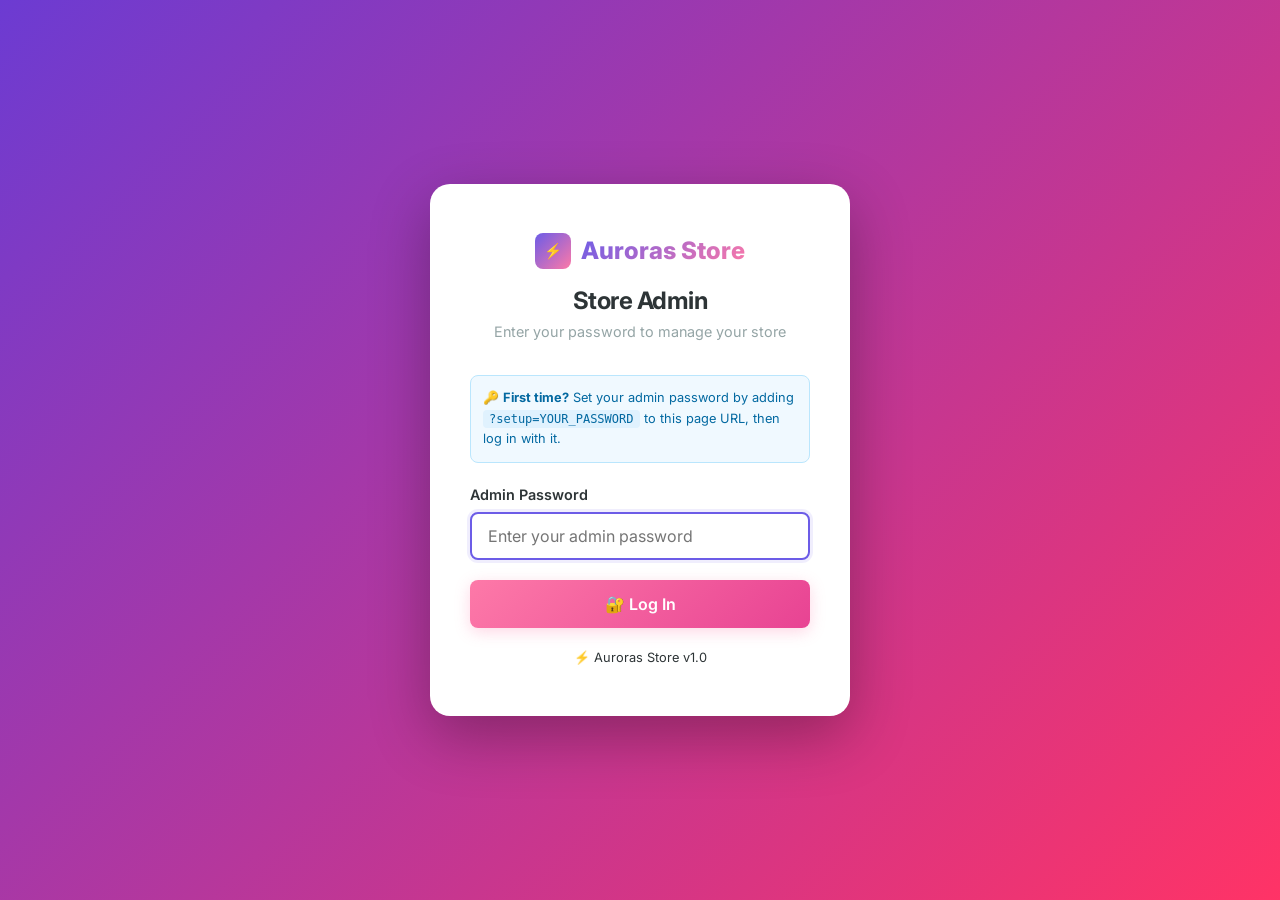
<file: admin/dashboard.html>
<!DOCTYPE html>
<html lang="en">
<head>
  <meta charset="UTF-8">
  <meta name="viewport" content="width=device-width, initial-scale=1.0">
  <title>Dashboard — Auroras Store Admin</title>
  <link rel="preconnect" href="https://fonts.googleapis.com">
  <link rel="preconnect" href="https://fonts.gstatic.com" crossorigin>
  <link href="https://fonts.googleapis.com/css2?family=Inter:wght@400;500;600;700;800&display=swap" rel="stylesheet">
  <link rel="stylesheet" href="/style.css">
  <style>
    .admin-page { display: flex; min-height: 100vh; }
    .admin-sidebar { width: 260px; background: #1A1A2E; color: white; padding: 24px; display: flex; flex-direction: column; flex-shrink: 0; }
    .admin-sidebar .logo { color: white !important; margin-bottom: 32px; }
    .admin-sidebar .logo span { -webkit-text-fill-color: white; }
    .admin-nav { flex: 1; }
    .admin-nav a { display: flex; align-items: center; gap: 12px; padding: 12px 16px; border-radius: 10px; color: rgba(255,255,255,0.7); text-decoration: none; font-size: 0.9rem; font-weight: 500; transition: all 0.2s; margin-bottom: 4px; }
    .admin-nav a:hover, .admin-nav a.active { background: rgba(255,255,255,0.1); color: white; }
    .admin-nav a.logout { margin-top: auto; color: #fca5a5; }
    .admin-nav a.logout:hover { background: rgba(252,165,165,0.1); }
    .admin-main { flex: 1; padding: 32px; background: #F8F9FA; overflow-y: auto; }
    .admin-header { margin-bottom: 32px; }
    .admin-header h1 { font-size: 1.8rem; margin-bottom: 4px; }
    .admin-header p { color: var(--gray-600); font-size: 0.95rem; }
    .stats-grid { display: grid; grid-template-columns: repeat(auto-fit, minmax(200px, 1fr)); gap: 16px; margin-bottom: 32px; }
    .stat-card { background: white; border-radius: 12px; padding: 20px; box-shadow: 0 1px 3px rgba(0,0,0,0.06); }
    .stat-card .stat-value { font-size: 2rem; font-weight: 800; color: var(--primary); }
    .stat-card .stat-label { font-size: 0.85rem; color: var(--gray-600); margin-top: 4px; }
    .admin-section { background: white; border-radius: 12px; padding: 24px; margin-bottom: 24px; box-shadow: 0 1px 3px rgba(0,0,0,0.06); }
    .admin-section h2 { font-size: 1.2rem; margin-bottom: 16px; display: flex; align-items: center; gap: 8px; }
    .product-item { display: grid; grid-template-columns: 60px 1fr auto auto; gap: 16px; align-items: center; padding: 12px 0; border-bottom: 1px solid var(--gray-100); }
    .product-item:last-child { border-bottom: none; }
    .product-item img { width: 60px; height: 60px; border-radius: 8px; object-fit: cover; }
    .product-item .info h4 { font-size: 0.95rem; margin-bottom: 2px; }
    .product-item .info p { font-size: 0.8rem; color: var(--gray-600); }
    .product-item .price { text-align: right; }
    .product-item .price .sell { font-weight: 700; color: var(--primary); }
    .product-item .price .cost { font-size: 0.8rem; color: var(--gray-500); }
    .product-item .actions { display: flex; gap: 8px; }
    .product-item .actions a { padding: 6px 12px; border-radius: 6px; font-size: 0.8rem; text-decoration: none; font-weight: 600; }
    .btn-supplier { background: #f0fdf4; color: #16a34a; }
    .btn-paypal { background: #f0f6ff; color: #0070ba; }
    .btn-view { background: var(--gray-100); color: var(--gray-700); }
    .order-flow { display: grid; grid-template-columns: repeat(auto-fit, minmax(200px, 1fr)); gap: 16px; margin-top: 16px; }
    .flow-step { background: #f8f9fa; border-radius: 10px; padding: 16px; text-align: center; }
    .flow-step .step-num { width: 32px; height: 32px; border-radius: 50%; background: var(--gradient); color: white; display: inline-flex; align-items: center; justify-content: center; font-weight: 700; font-size: 0.85rem; margin-bottom: 8px; }
    .flow-step h4 { font-size: 0.9rem; margin-bottom: 4px; }
    .flow-step p { font-size: 0.8rem; color: var(--gray-600); }
    .badge-count { background: var(--secondary); color: white; padding: 2px 8px; border-radius: 10px; font-size: 0.75rem; font-weight: 600; }
    .complaint-entry { padding: 16px; border-left: 4px solid #d97706; background: #f8f9fa; border-radius: 0 8px 8px 0; margin-bottom: 8px; }
    .complaint-entry.resolved { border-left-color: #16a34a; }
    .review-item { padding: 12px; border-bottom: 1px solid var(--gray-100); }
    .review-item:last-child { border-bottom: none; }
    .discount-item { display: flex; justify-content: space-between; align-items: center; padding: 10px; background: #f8f9fa; border-radius: 8px; margin-bottom: 6px; }
    @media (max-width: 768px) {
      .admin-page { flex-direction: column; }
      .admin-sidebar { width: 100%; padding: 16px; }
      .admin-nav { display: flex; flex-wrap: wrap; gap: 4px; }
      .admin-nav a { font-size: 0.8rem; padding: 8px 12px; }
      .admin-main { padding: 16px; }
      .product-item { grid-template-columns: 50px 1fr; }
      .product-item .actions { grid-column: 1 / -1; }
    }
  </style>
</head>
<body>
  <div class="admin-page">
    <aside class="admin-sidebar">
      <div class="logo"><div class="logo-icon">⚡</div><span>Auroras Store</span></div>
      <nav class="admin-nav">
        <a href="/admin/dashboard.html" class="active">📊 Dashboard</a>
        <a href="/admin/dashboard.html#products">📦 Products</a>
        <a href="/admin/orders.html">📋 Orders</a>
        <a href="/admin/suppliers.html">🚚 Suppliers</a>
        <a href="/" target="_blank">👁️ View Store</a>
        <a href="#" onclick="handleLogout()" class="logout">🚪 Logout</a>
      </nav>
    </aside>
    <main class="admin-main">
      <div class="admin-header">
        <h1>📊 Store Dashboard</h1>
        <p>Manage your Auroras Store dropshipping store</p>
      </div>

      <div class="stats-grid" id="stats-grid">
        <div class="stat-card"><div class="stat-value" id="product-count">0</div><div class="stat-label">📦 Active Products</div></div>
        <div class="stat-card"><div class="stat-value" id="avg-profit">$0</div><div class="stat-label">💰 Avg Profit per Sale</div></div>
        <div class="stat-card"><div class="stat-value" id="total-margin">0%</div><div class="stat-label">📈 Average Margin</div></div>
        <div class="stat-card"><div class="stat-value" id="lowest-price">$0</div><div class="stat-label">🔰 Cheapest Product</div></div>
      </div>

      <div class="admin-section">
        <h2>🔄 How to Fulfill an Order</h2>
        <div class="order-flow">
          <div class="flow-step"><div class="step-num">1</div><h4>Customer Pays via PayPal</h4><p>You get notified in PayPal. Check the customer's shipping address.</p></div>
          <div class="flow-step"><div class="step-num">2</div><h4>Copy Shipping Info</h4><p>Copy name, address, phone, email from the PayPal notification.</p></div>
          <div class="flow-step"><div class="step-num">3</div><h4>Order from Supplier</h4><p>Click the supplier link → buy the item → paste the customer's address.</p></div>
          <div class="flow-step"><div class="step-num">4</div><h4>Supplier Ships Direct</h4><p>Forward tracking to customer. You keep the profit! 🎉</p></div>
        </div>
      </div>

      <div class="admin-section" id="products">
        <h2>📦 Your Products <span class="badge-count" id="product-badge">0</span></h2>
        <p style="font-size:0.85rem;color:var(--gray-600);margin-bottom:16px;">✅ All suppliers are <strong>4.5+ star rated</strong> with 500+ orders. Only quality suppliers make the cut.</p>
        <div id="product-list"><p style="text-align:center;padding:20px;color:var(--gray-500);">Loading products...</p></div>
      </div>

      <div class="admin-section" id="complaints-section">
        <h2>📋 Customer Complaints <span class="badge-count" id="complaint-badge">0</span></h2>
        <div id="complaint-list"><p style="text-align:center;padding:20px;color:var(--gray-500);">No complaints yet. 🎉</p></div>
      </div>

      <div class="admin-section">
        <h2>⭐ Customer Reviews <span class="badge-count" id="review-badge">0</span></h2>
        <div id="review-list"><p style="text-align:center;padding:20px;color:var(--gray-500);">No reviews yet.</p></div>
      </div>

      <div class="admin-section">
        <h2>🎫 Discount Codes Issued <span class="badge-count" id="discount-badge">0</span></h2>
        <div id="discount-list"><p style="text-align:center;padding:20px;color:var(--gray-500);">No discount codes issued yet.</p></div>
      </div>
    </main>
  </div>

  <script>
    if (!localStorage.getItem('trendpulse_admin_logged_in')) { window.location.href = '/admin.html'; }

    function handleLogout() {
      localStorage.removeItem('trendpulse_admin_logged_in');
      window.location.href = '/admin.html';
    }

    async function loadProducts() {
      try {
        const res = await fetch('/products.json');
        const data = await res.json();
        const products = Array.isArray(data) ? data : (data.products || []);
        document.getElementById('product-count').textContent = products.length;
        document.getElementById('product-badge').textContent = products.length;

        const profits = products.map(p => (p.sale_price || p.sell_price) - p.supplier_cost);
        document.getElementById('avg-profit').textContent = '$' + (profits.reduce((a,b)=>a+b,0)/profits.length).toFixed(2);

        const margins = products.map(p => ((p.sale_price||p.sell_price) - p.supplier_cost) / (p.sale_price||p.sell_price) * 100);
        document.getElementById('total-margin').textContent = (margins.reduce((a,b)=>a+b,0)/margins.length).toFixed(0) + '%';

        const prices = products.map(p => p.sale_price || p.sell_price);
        document.getElementById('lowest-price').textContent = '$' + Math.min(...prices).toFixed(2);

        document.getElementById('product-list').innerHTML = products.map(p => {
          const sell = p.sale_price || p.sell_price;
          const cost = p.supplier_cost;
          const profit = sell - cost;
          const margin = ((profit/sell)*100).toFixed(0);
          const discPrice = (sell * 0.9).toFixed(2);
          const discProfit = (sell * 0.9 - cost).toFixed(2);
          const img = p.image || p.image_url || 'https://images.unsplash.com/photo-1550745165-9bc0b252726f?w=100';
          const title = p.title || p.name;
          return `<div class="product-item"><img src="${img}" alt="${title}" loading="lazy"><div class="info"><h4>${title}</h4><p>💰 Profit: <strong>$${profit.toFixed(2)}</strong> (${margin}% margin) · ${p.category||''}</p><p style="font-size:0.75rem;color:var(--gray-500);">10% off: $${discPrice} → profit still $${discProfit} ✅</p></div><div class="price"><div class="sell">$${sell.toFixed(2)}</div><div class="cost">Cost: $${cost.toFixed(2)}</div></div><div class="actions"><a href="${p.supplier_link||'#'}" target="_blank" class="btn-supplier">🚚 Supplier</a><a href="${p.paypal_link||`https://www.paypal.me/VikingTails/${sell.toFixed(2)}`}" target="_blank" class="btn-paypal">💳 PayPal</a><a href="/product.html?id=${p.id}" target="_blank" class="btn-view">👁️ View</a></div></div>`;
        }).join('');
      } catch(e) {
        document.getElementById('product-list').innerHTML = '<p style="text-align:center;padding:20px;color:#dc2626;">❌ Failed to load products.</p>';
      }
    }

    function loadComplaints() {
      const complaints = JSON.parse(localStorage.getItem('trendpulse_complaints') || '[]');
      document.getElementById('complaint-badge').textContent = complaints.length;
      const list = document.getElementById('complaint-list');
      if (!complaints.length) { list.innerHTML = '<p style="text-align:center;padding:20px;color:var(--gray-500);">No complaints yet. 🎉</p>'; return; }
      const emoji = {missing:'📦', damaged:'💔', wrong:'🔄', defective:'🔧'};
      list.innerHTML = complaints.map(c => `
        <div class="complaint-entry ${c.status === 'Resolved' ? 'resolved' : ''}">
          <div style="display:flex;justify-content:space-between;"><strong>${emoji[c.type]||'📋'} ${c.type.toUpperCase()} · ${c.order}</strong><span style="font-size:0.8rem;color:var(--gray-500);">${new Date(c.date).toLocaleDateString()}</span></div>
          <p style="font-size:0.9rem;margin:4px 0;">${c.description}</p>
          <p style="font-size:0.8rem;color:var(--gray-600);">📧 ${c.email} · <strong style="color:${c.status==='Resolved'?'#16a34a':'#d97706'};">${c.status}</strong> ${c.photos?.length ? '· 📸 '+c.photos.length+' photos' : ''}</p>
          ${c.status !== 'Resolved' ? `<button onclick="resolveComplaint('${c.id}')" style="margin-top:8px;padding:6px 14px;background:#16a34a;color:white;border:none;border-radius:6px;cursor:pointer;font-size:0.8rem;">✅ Mark Resolved</button>` : ''}
        </div>`).join('');
    }

    function resolveComplaint(id) {
      const c = JSON.parse(localStorage.getItem('trendpulse_complaints') || '[]');
      const idx = c.findIndex(x => x.id === id);
      if (idx !== -1) { c[idx].status = 'Resolved'; localStorage.setItem('trendpulse_complaints', JSON.stringify(c)); loadComplaints(); }
    }

    function loadReviews() {
      const reviews = JSON.parse(localStorage.getItem('trendpulse_reviews') || '[]');
      document.getElementById('review-badge').textContent = reviews.length;
      const list = document.getElementById('review-list');
      if (!reviews.length) { list.innerHTML = '<p style="text-align:center;padding:20px;color:var(--gray-500);">No reviews yet.</p>'; return; }
      list.innerHTML = reviews.map(r => `<div class="review-item"><div style="display:flex;justify-content:space-between;"><strong>${r.name}</strong> <span style="color:#f59e0b;">${'★'.repeat(r.rating)}</span></div><p style="font-size:0.85rem;color:var(--gray-600);">${r.text}</p><p style="font-size:0.75rem;color:var(--gray-500);">${r.date} · ${r.email}</p></div>`).join('');
    }

    function loadDiscounts() {
      const codes = JSON.parse(localStorage.getItem('trendpulse_discount_codes') || '[]');
      document.getElementById('discount-badge').textContent = codes.length;
      const list = document.getElementById('discount-list');
      if (!codes.length) { list.innerHTML = '<p style="text-align:center;padding:20px;color:var(--gray-500);">No discount codes issued yet.</p>'; return; }
      list.innerHTML = codes.map(c => `<div class="discount-item"><div><strong style="font-family:monospace;font-size:1rem;">${c.code}</strong><span style="font-size:0.8rem;color:var(--gray-500);margin-left:8px;">10% off · ${c.email}</span></div><span style="font-size:0.8rem;padding:2px 8px;border-radius:4px;background:${c.used?'#fef2f2':'#f0fdf4'};color:${c.used?'#dc2626':'#16a34a'};">${c.used?'Used':'Active'}</span></div>`).join('');
    }

    loadProducts(); loadComplaints(); loadReviews(); loadDiscounts();
  </script>
</body>
</html>
</file>
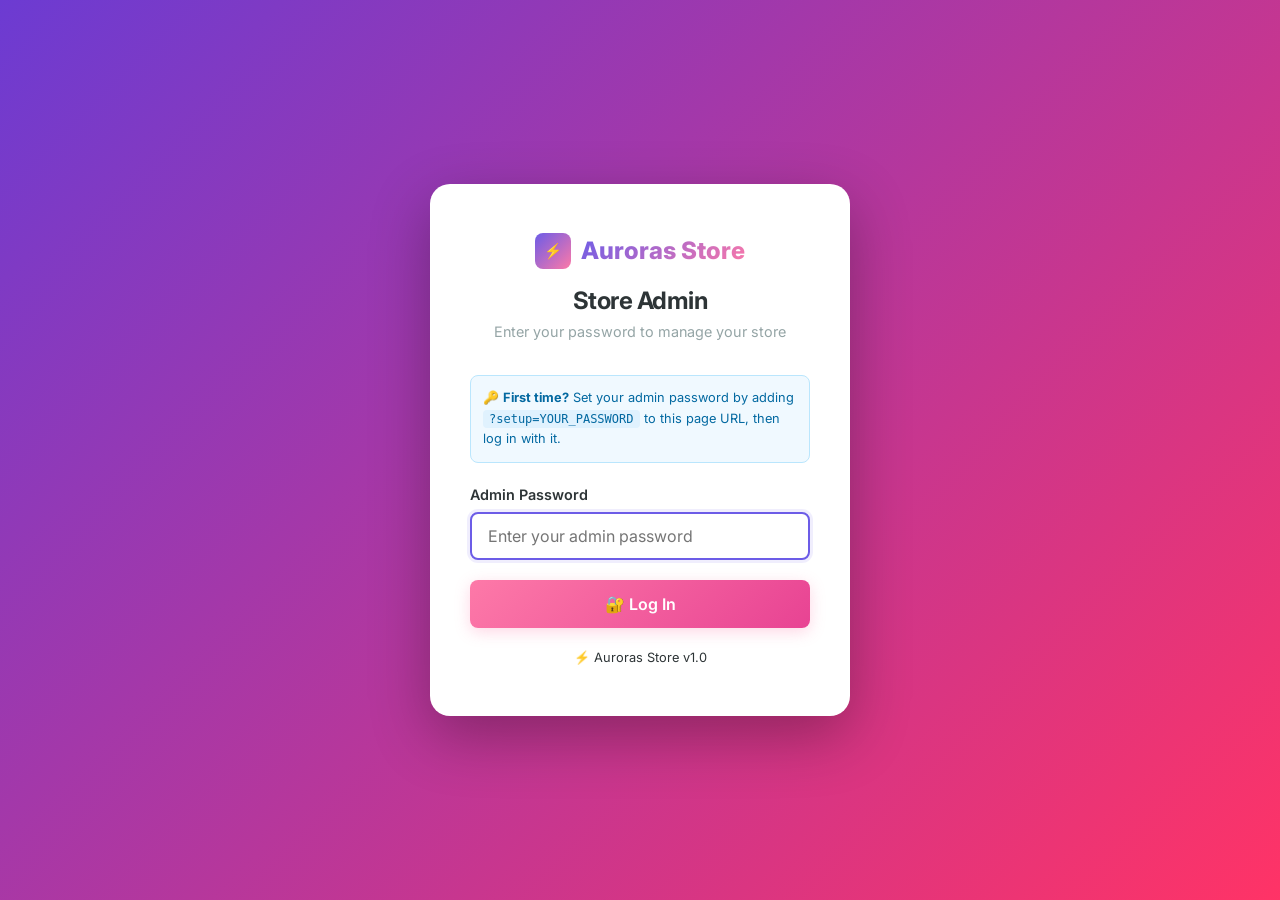
<file: admin/orders.html>
<!DOCTYPE html>
<html lang="en">
<head>
  <meta charset="UTF-8">
  <meta name="viewport" content="width=device-width, initial-scale=1.0">
  <title>Orders — Auroras Store Admin</title>
  <link rel="preconnect" href="https://fonts.googleapis.com">
  <link rel="preconnect" href="https://fonts.gstatic.com" crossorigin>
  <link href="https://fonts.googleapis.com/css2?family=Inter:wght@400;500;600;700;800&display=swap" rel="stylesheet">
  <link rel="stylesheet" href="/style.css">
  <style>
    .admin-page { display: flex; min-height: 100vh; }
    .admin-sidebar {
      width: 260px;
      background: #1A1A2E;
      color: white;
      padding: 24px;
      display: flex;
      flex-direction: column;
      flex-shrink: 0;
    }
    .admin-sidebar .logo { color: white !important; margin-bottom: 32px; }
    .admin-sidebar .logo span { -webkit-text-fill-color: white; }
    .admin-nav { flex: 1; }
    .admin-nav a {
      display: flex; align-items: center; gap: 12px; padding: 12px 16px;
      border-radius: 10px; color: rgba(255,255,255,0.7);
      text-decoration: none; font-size: 0.9rem; font-weight: 500;
      transition: all 0.2s; margin-bottom: 4px;
    }
    .admin-nav a:hover, .admin-nav a.active { background: rgba(255,255,255,0.1); color: white; }
    .admin-nav a.logout { margin-top: auto; color: #fca5a5; }
    .admin-nav a.logout:hover { background: rgba(252,165,165,0.1); }
    .admin-main { flex: 1; padding: 32px; background: #F8F9FA; }
    .admin-header { margin-bottom: 32px; }
    .admin-header h1 { font-size: 1.8rem; margin-bottom: 4px; }
    .admin-header p { color: var(--gray-600); font-size: 0.95rem; }
    .admin-card { background: white; border-radius: 12px; padding: 24px; box-shadow: 0 1px 3px rgba(0,0,0,0.06); }
    .order-log { margin-top: 16px; }
    .order-entry {
      padding: 16px;
      border-left: 4px solid var(--primary);
      background: #f8f9fa;
      border-radius: 0 8px 8px 0;
      margin-bottom: 12px;
    }
    .order-entry .order-date { font-size: 0.8rem; color: var(--gray-500); }
    .order-entry h4 { margin: 4px 0; }
    .order-entry p { font-size: 0.9rem; color: var(--gray-600); }
    .empty-state { text-align: center; padding: 40px; color: var(--gray-500); }
    .empty-state .icon { font-size: 3rem; margin-bottom: 16px; }
    @media (max-width: 768px) {
      .admin-page { flex-direction: column; }
      .admin-sidebar { width: 100%; padding: 16px; }
      .admin-nav { display: flex; flex-wrap: wrap; gap: 4px; }
      .admin-nav a { font-size: 0.8rem; padding: 8px 12px; }
      .admin-main { padding: 16px; }
    }
  </style>
</head>
<body>
  <div class="admin-page">
    <aside class="admin-sidebar">
      <div class="logo"><div class="logo-icon">⚡</div><span>Auroras Store</span></div>
      <nav class="admin-nav">
        <a href="/admin/dashboard.html">📊 Dashboard</a>
        <a href="/admin/dashboard.html#products">📦 Products</a>
        <a href="/admin/orders.html" class="active">📋 Orders</a>
        <a href="/admin/suppliers.html">🚚 Suppliers</a>
        <a href="/" target="_blank">👁️ View Store</a>
        <a href="#" onclick="handleLogout()" class="logout">🚪 Logout</a>
      </nav>
    </aside>
    <main class="admin-main">
      <div class="admin-header">
        <h1>📋 Orders</h1>
        <p>Track orders you've received through PayPal</p>
      </div>
      <div class="admin-card">
        <h2 style="margin-bottom:16px;">Order Log</h2>
        <div id="order-log">
          <div class="empty-state">
            <div class="icon">🛍️</div>
            <h3>No orders yet!</h3>
            <p>When a customer buys via PayPal, note their details here.</p>
            <p style="margin-top:8px;font-size:0.85rem;">Use the form below to log a new order.</p>
          </div>
        </div>

        <div style="margin-top:24px;padding-top:24px;border-top:2px solid var(--gray-100);">
          <h3 style="margin-bottom:12px;">📝 Log a New Order</h3>
          <form id="order-form" style="display:grid;grid-template-columns:1fr 1fr;gap:12px;">
            <input type="text" id="o-customer" placeholder="Customer name" required style="padding:10px;border:2px solid var(--gray-200);border-radius:8px;font-size:0.9rem;">
            <input type="text" id="o-product" placeholder="Product ordered" required style="padding:10px;border:2px solid var(--gray-200);border-radius:8px;font-size:0.9rem;">
            <input type="text" id="o-amount" placeholder="Amount paid ($)" required style="padding:10px;border:2px solid var(--gray-200);border-radius:8px;font-size:0.9rem;">
            <input type="text" id="o-status" placeholder="Status (e.g. Ordered from supplier)" value="Pending" style="padding:10px;border:2px solid var(--gray-200);border-radius:8px;font-size:0.9rem;">
            <button type="submit" class="btn btn-accent" style="grid-column:1/-1;padding:12px;">➕ Log Order</button>
          </form>
        </div>
      </div>
    </main>
  </div>

  <script>
    if (!localStorage.getItem('trendpulse_admin_logged_in')) {
      window.location.href = '/admin.html';
    }

    function handleLogout() {
      localStorage.removeItem('trendpulse_admin_logged_in');
      window.location.href = '/admin.html';
    }

    function loadOrders() {
      const orders = JSON.parse(localStorage.getItem('trendpulse_orders') || '[]');
      const log = document.getElementById('order-log');
      if (orders.length === 0) return;

      log.innerHTML = orders.map(o => `
        <div class="order-entry">
          <div class="order-date">${o.date}</div>
          <h4>${o.product} — $${o.amount}</h4>
          <p>👤 ${o.customer} · 📌 ${o.status}</p>
          <button onclick="deleteOrder('${o.id}')" style="font-size:0.8rem;color:#dc2626;border:none;background:none;cursor:pointer;margin-top:4px;">🗑️ Remove</button>
        </div>
      `).join('');
    }

    function deleteOrder(id) {
      let orders = JSON.parse(localStorage.getItem('trendpulse_orders') || '[]');
      orders = orders.filter(o => o.id !== id);
      localStorage.setItem('trendpulse_orders', JSON.stringify(orders));
      loadOrders();
    }

    document.getElementById('order-form').addEventListener('submit', (e) => {
      e.preventDefault();
      const order = {
        id: Date.now().toString(),
        date: new Date().toLocaleDateString('en-US', { year: 'numeric', month: 'short', day: 'numeric', hour: '2-digit', minute: '2-digit' }),
        customer: document.getElementById('o-customer').value,
        product: document.getElementById('o-product').value,
        amount: document.getElementById('o-amount').value,
        status: document.getElementById('o-status').value
      };
      const orders = JSON.parse(localStorage.getItem('trendpulse_orders') || '[]');
      orders.unshift(order);
      localStorage.setItem('trendpulse_orders', JSON.stringify(orders));
      loadOrders();
      e.target.reset();
      alert('✅ Order logged!');
    });

    loadOrders();
  </script>
</body>
</html>
</file>
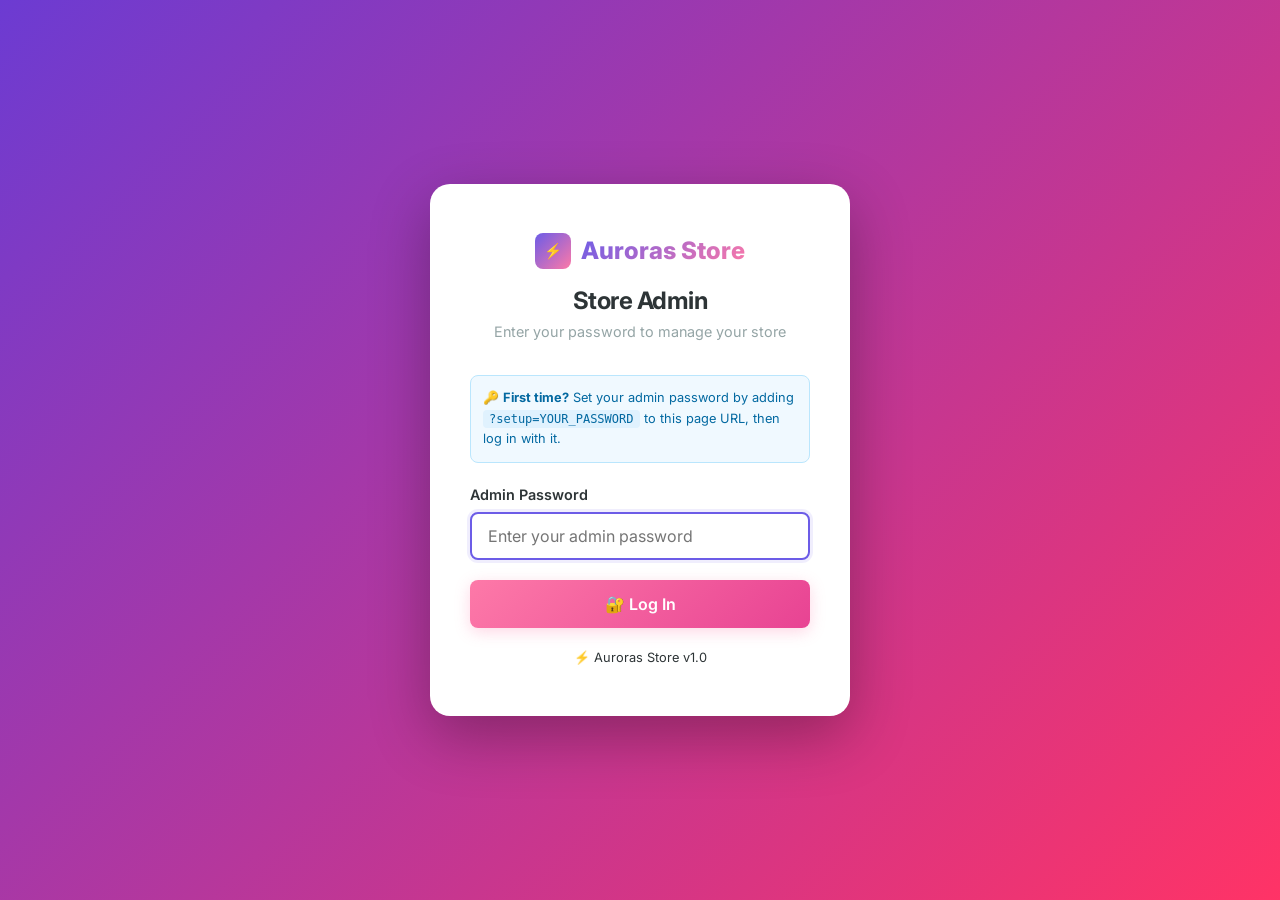
<file: admin/suppliers.html>
<!DOCTYPE html>
<html lang="en">
<head>
  <meta charset="UTF-8">
  <meta name="viewport" content="width=device-width, initial-scale=1.0">
  <title>Suppliers — Auroras Store Admin</title>
  <link rel="preconnect" href="https://fonts.googleapis.com">
  <link rel="preconnect" href="https://fonts.gstatic.com" crossorigin>
  <link href="https://fonts.googleapis.com/css2?family=Inter:wght@400;500;600;700;800&display=swap" rel="stylesheet">
  <link rel="stylesheet" href="/style.css">
  <style>
    .admin-page { display: flex; min-height: 100vh; }
    .admin-sidebar { width: 260px; background: #1A1A2E; color: white; padding: 24px; display: flex; flex-direction: column; flex-shrink: 0; }
    .admin-sidebar .logo { color: white !important; margin-bottom: 32px; }
    .admin-sidebar .logo span { -webkit-text-fill-color: white; }
    .admin-nav { flex: 1; }
    .admin-nav a { display: flex; align-items: center; gap: 12px; padding: 12px 16px; border-radius: 10px; color: rgba(255,255,255,0.7); text-decoration: none; font-size: 0.9rem; font-weight: 500; transition: all 0.2s; margin-bottom: 4px; }
    .admin-nav a:hover, .admin-nav a.active { background: rgba(255,255,255,0.1); color: white; }
    .admin-nav a.logout { margin-top: auto; color: #fca5a5; }
    .admin-nav a.logout:hover { background: rgba(252,165,165,0.1); }
    .admin-main { flex: 1; padding: 32px; background: #F8F9FA; }
    .admin-header { margin-bottom: 32px; }
    .admin-header h1 { font-size: 1.8rem; margin-bottom: 4px; }
    .admin-header p { color: var(--gray-600); font-size: 0.95rem; }
    .admin-card { background: white; border-radius: 12px; padding: 24px; margin-bottom: 24px; box-shadow: 0 1px 3px rgba(0,0,0,0.06); }
    .admin-card h2 { font-size: 1.2rem; margin-bottom: 16px; }
    .tip-card { background: #f0f9ff; border: 1px solid #bae6fd; border-radius: 10px; padding: 16px; margin-bottom: 16px; }
    .tip-card h4 { color: #0369a1; margin-bottom: 4px; }
    .tip-card p { font-size: 0.9rem; color: #0c4a6e; }
    @media (max-width: 768px) {
      .admin-page { flex-direction: column; }
      .admin-sidebar { width: 100%; padding: 16px; }
      .admin-nav { display: flex; flex-wrap: wrap; gap: 4px; }
      .admin-nav a { font-size: 0.8rem; padding: 8px 12px; }
      .admin-main { padding: 16px; }
    }
  </style>
</head>
<body>
  <div class="admin-page">
    <aside class="admin-sidebar">
      <div class="logo"><div class="logo-icon">⚡</div><span>Auroras Store</span></div>
      <nav class="admin-nav">
        <a href="/admin/dashboard.html">📊 Dashboard</a>
        <a href="/admin/dashboard.html#products">📦 Products</a>
        <a href="/admin/orders.html">📋 Orders</a>
        <a href="/admin/suppliers.html" class="active">🚚 Suppliers</a>
        <a href="/" target="_blank">👁️ View Store</a>
        <a href="#" onclick="handleLogout()" class="logout">🚪 Logout</a>
      </nav>
    </aside>
    <main class="admin-main">
      <div class="admin-header">
        <h1>🚚 Supplier Info</h1>
        <p>How to place orders with suppliers for fulfillment</p>
      </div>

      <div class="admin-card">
        <h2>📌 AliExpress — How to Order</h2>
        <div class="tip-card">
          <h4>1. Click the supplier link</h4>
          <p>Each product has an AliExpress link. Click it to go to the product page.</p>
        </div>
        <div class="tip-card">
          <h4>2. Select the variant</h4>
          <p>Choose the correct color/size/version the customer ordered.</p>
        </div>
        <div class="tip-card">
          <h4>3. Enter customer's shipping address</h4>
          <p>Copy from PayPal notification. Make sure name, address, phone, and postal code are exact.</p>
        </div>
        <div class="tip-card">
          <h4>4. Select shipping method</h4>
          <p>Choose free shipping (ePacket or AliExpress Standard) to keep costs down.</p>
        </div>
        <div class="tip-card">
          <h4>5. Complete purchase</h4>
          <p>Pay the supplier cost using your own card. The supplier ships directly to your customer.</p>
        </div>
        <div class="tip-card">
          <h4>6. Send tracking to customer</h4>
          <p>Forward the tracking number from AliExpress to the customer's email so they can track their order.</p>
        </div>
      </div>

      <div class="admin-card">
        <h2>💡 Pro Tips</h2>
        <ul style="line-height:1.8;color:var(--gray-700);">
          <li>✅ <strong>Always message the supplier first</strong> to confirm they have stock</li>
          <li>✅ <strong>Order a sample</strong> of your best-selling products to check quality</li>
          <li>✅ <strong>Use ePacket shipping</strong> for fastest delivery (7-14 days vs 20-40)</li>
          <li>✅ <strong>Save screenshots</strong> of the order confirmation from AliExpress</li>
          <li>✅ <strong>Keep a spreadsheet</strong> of what you've ordered and tracking numbers</li>
          <li>❌ <strong>Don't</strong> use your store name as the return address — use a generic name</li>
          <li>❌ <strong>Don't</strong> tell customers you're dropshipping — say "our fulfillment partner"</li>
        </ul>
      </div>

      <div class="admin-card">
        <h2>📋 Quick Supplier Links</h2>
        <div id="supplier-links">
          <p style="color:var(--gray-500);">Loading products...</p>
        </div>
      </div>
    </main>
  </div>

  <script>
    if (!localStorage.getItem('trendpulse_admin_logged_in')) {
      window.location.href = '/admin.html';
    }

    function handleLogout() {
      localStorage.removeItem('trendpulse_admin_logged_in');
      window.location.href = '/admin.html';
    }

    async function loadSupplierLinks() {
      try {
        const res = await fetch('/products.json');
        const data = await res.json();
        const products = Array.isArray(data) ? data : (data.products || []);
        
        const container = document.getElementById('supplier-links');
        if (products.length === 0) {
          container.innerHTML = '<p style="color:var(--gray-500);">No products found.</p>';
          return;
        }
        
        container.innerHTML = '<div style="display:grid;gap:8px;">' + products.map(p => {
          const title = p.title || p.name;
          const sellPrice = p.sale_price || p.sell_price;
          const cost = p.supplier_cost;
          const supplier = p.supplier_link || '#';
          return `<a href="${supplier}" target="_blank" style="display:flex;justify-content:space-between;align-items:center;padding:10px 16px;background:#f8f9fa;border-radius:8px;text-decoration:none;color:var(--dark);font-size:0.9rem;">
            <span>${title}</span>
            <span style="color:var(--primary);font-weight:600;">Cost: $${cost.toFixed(2)} → Sell: $${sellPrice.toFixed(2)} ↗️</span>
          </a>`;
        }).join('') + '</div>';
      } catch (e) {
        document.getElementById('supplier-links').innerHTML = '<p style="color:#dc2626;">❌ Failed to load products.</p>';
      }
    }

    loadSupplierLinks();
  </script>
</body>
</html>
</file>
<file: style.css>
/* ============================================
   TrendPulse AI — Storefront Styles
   Modern, clean, mobile-responsive e-commerce
   ============================================ */

/* --- CSS Variables & Reset --- */
:root {
  --primary: #6C5CE7;
  --primary-dark: #5A4BD1;
  --primary-light: #A29BFE;
  --accent: #FD79A8;
  --accent-dark: #E84393;
  --success: #00B894;
  --warning: #FDCB6E;
  --dark: #2D3436;
  --gray-900: #2D3436;
  --gray-800: #3D3D3D;
  --gray-700: #636E72;
  --gray-600: #95A5A6;
  --gray-400: #B2BEC3;
  --gray-200: #DFE6E9;
  --gray-100: #F0F4F8;
  --gray-50: #F8FAFC;
  --white: #FFFFFF;
  --shadow-sm: 0 1px 3px rgba(0,0,0,0.08);
  --shadow-md: 0 4px 12px rgba(0,0,0,0.1);
  --shadow-lg: 0 10px 40px rgba(0,0,0,0.12);
  --shadow-hover: 0 20px 60px rgba(108,92,231,0.18);
  --radius-sm: 8px;
  --radius-md: 12px;
  --radius-lg: 20px;
  --radius-xl: 28px;
  --transition: all 0.3s cubic-bezier(0.4, 0, 0.2, 1);
  --font-sans: 'Inter', -apple-system, BlinkMacSystemFont, 'Segoe UI', Roboto, sans-serif;
}

* {
  margin: 0;
  padding: 0;
  box-sizing: border-box;
}

html {
  scroll-behavior: smooth;
}

body {
  font-family: var(--font-sans);
  color: var(--dark);
  background: var(--gray-50);
  line-height: 1.6;
  -webkit-font-smoothing: antialiased;
}

img {
  max-width: 100%;
  height: auto;
  display: block;
}

a {
  text-decoration: none;
  color: inherit;
  transition: var(--transition);
}

ul { list-style: none; }

/* --- Container --- */
.container {
  width: 100%;
  max-width: 1200px;
  margin: 0 auto;
  padding: 0 24px;
}

/* --- Typography --- */
h1, h2, h3, h4, h5, h6 {
  font-weight: 700;
  line-height: 1.25;
  letter-spacing: -0.02em;
}

h1 { font-size: clamp(2rem, 5vw, 3.5rem); }
h2 { font-size: clamp(1.5rem, 3.5vw, 2.5rem); }
h3 { font-size: clamp(1.25rem, 2.5vw, 1.75rem); }
h4 { font-size: 1.25rem; }

p { color: var(--gray-700); }

.section-title {
  text-align: center;
  margin-bottom: 12px;
}

.section-subtitle {
  text-align: center;
  color: var(--gray-600);
  font-size: 1.1rem;
  margin-bottom: 48px;
  max-width: 600px;
  margin-left: auto;
  margin-right: auto;
}

/* --- Buttons --- */
.btn {
  display: inline-flex;
  align-items: center;
  justify-content: center;
  gap: 8px;
  padding: 14px 32px;
  border-radius: var(--radius-sm);
  font-weight: 600;
  font-size: 0.95rem;
  cursor: pointer;
  border: none;
  transition: var(--transition);
  font-family: var(--font-sans);
  white-space: nowrap;
}

.btn-primary {
  background: linear-gradient(135deg, var(--primary), var(--primary-dark));
  color: var(--white);
  box-shadow: 0 4px 15px rgba(108,92,231,0.3);
}

.btn-primary:hover {
  transform: translateY(-2px);
  box-shadow: 0 8px 25px rgba(108,92,231,0.4);
}

.btn-secondary {
  background: var(--white);
  color: var(--primary);
  border: 2px solid var(--gray-200);
}

.btn-secondary:hover {
  border-color: var(--primary);
  background: var(--gray-50);
}

.btn-accent {
  background: linear-gradient(135deg, var(--accent), var(--accent-dark));
  color: var(--white);
  box-shadow: 0 4px 15px rgba(253,121,168,0.3);
}

.btn-accent:hover {
  transform: translateY(-2px);
  box-shadow: 0 8px 25px rgba(253,121,168,0.4);
}

.btn-sm {
  padding: 10px 20px;
  font-size: 0.85rem;
}

.btn-lg {
  padding: 18px 40px;
  font-size: 1.1rem;
}

/* ============================================
   HEADER / NAVIGATION
   ============================================ */
.site-header {
  background: var(--white);
  border-bottom: 1px solid var(--gray-200);
  position: sticky;
  top: 0;
  z-index: 100;
  backdrop-filter: blur(20px);
  background: rgba(255,255,255,0.95);
}

.header-inner {
  display: flex;
  align-items: center;
  justify-content: space-between;
  height: 72px;
}

.logo {
  font-size: 1.5rem;
  font-weight: 800;
  display: flex;
  align-items: center;
  gap: 10px;
  color: var(--dark);
}

.logo-icon {
  width: 36px;
  height: 36px;
  background: linear-gradient(135deg, var(--primary), var(--accent));
  border-radius: var(--radius-sm);
  display: flex;
  align-items: center;
  justify-content: center;
  color: white;
  font-size: 0.9rem;
}

.logo span {
  background: linear-gradient(135deg, var(--primary), var(--accent));
  -webkit-background-clip: text;
  -webkit-text-fill-color: transparent;
  background-clip: text;
}

.main-nav {
  display: flex;
  align-items: center;
  gap: 32px;
}

.main-nav a {
  font-size: 0.9rem;
  font-weight: 500;
  color: var(--gray-700);
  position: relative;
  padding: 4px 0;
}

.main-nav a::after {
  content: '';
  position: absolute;
  bottom: -2px;
  left: 0;
  width: 0;
  height: 2px;
  background: var(--primary);
  transition: var(--transition);
}

.main-nav a:hover,
.main-nav a.active {
  color: var(--primary);
}

.main-nav a:hover::after,
.main-nav a.active::after {
  width: 100%;
}

.hamburger {
  display: none;
  flex-direction: column;
  gap: 5px;
  cursor: pointer;
  background: none;
  border: none;
  padding: 4px;
}

.hamburger span {
  width: 24px;
  height: 2px;
  background: var(--dark);
  border-radius: 2px;
  transition: var(--transition);
}

/* ============================================
   HERO SECTION
   ============================================ */
.hero {
  background: linear-gradient(135deg, #667eea 0%, #764ba2 100%);
  padding: 100px 0 80px;
  color: var(--white);
  text-align: center;
  position: relative;
  overflow: hidden;
}

.hero::before {
  content: '';
  position: absolute;
  top: -50%;
  left: -50%;
  width: 200%;
  height: 200%;
  background: radial-gradient(circle, rgba(255,255,255,0.05) 0%, transparent 60%);
  animation: float-bg 20s ease-in-out infinite;
}

@keyframes float-bg {
  0%, 100% { transform: translate(0, 0); }
  50% { transform: translate(50px, 30px); }
}

.hero-content {
  position: relative;
  z-index: 1;
}

.hero h1 {
  margin-bottom: 16px;
  max-width: 800px;
  margin-left: auto;
  margin-right: auto;
}

.hero p {
  color: rgba(255,255,255,0.85);
  font-size: 1.2rem;
  max-width: 600px;
  margin: 0 auto 32px;
}

.hero-badges {
  display: flex;
  justify-content: center;
  gap: 24px;
  margin-top: 40px;
  flex-wrap: wrap;
}

.hero-badge {
  display: flex;
  align-items: center;
  gap: 8px;
  background: rgba(255,255,255,0.12);
  backdrop-filter: blur(10px);
  padding: 10px 20px;
  border-radius: 50px;
  font-size: 0.85rem;
  font-weight: 500;
}

/* ============================================
   PRODUCT GRID
   ============================================ */
.products-section {
  padding: 80px 0;
}

.product-grid {
  display: grid;
  grid-template-columns: repeat(auto-fill, minmax(280px, 1fr));
  gap: 28px;
}

.product-card {
  background: var(--white);
  border-radius: var(--radius-md);
  overflow: hidden;
  box-shadow: var(--shadow-sm);
  transition: var(--transition);
  position: relative;
  border: 1px solid var(--gray-200);
}

.product-card:hover {
  transform: translateY(-6px);
  box-shadow: var(--shadow-hover);
  border-color: transparent;
}

.product-card-image {
  position: relative;
  height: 260px;
  overflow: hidden;
  background: var(--gray-100);
}

.product-card-image img {
  width: 100%;
  height: 100%;
  object-fit: cover;
  transition: transform 0.5s ease;
}

.product-card:hover .product-card-image img {
  transform: scale(1.08);
}

.product-badge {
  position: absolute;
  top: 12px;
  left: 12px;
  background: linear-gradient(135deg, var(--accent), var(--accent-dark));
  color: var(--white);
  padding: 4px 12px;
  border-radius: 50px;
  font-size: 0.75rem;
  font-weight: 700;
  text-transform: uppercase;
  letter-spacing: 0.5px;
  box-shadow: 0 2px 10px rgba(253,121,168,0.3);
}

.product-badge.bestseller {
  background: linear-gradient(135deg, var(--primary), var(--primary-dark));
  box-shadow: 0 2px 10px rgba(108,92,231,0.3);
}

.product-badge.new {
  background: linear-gradient(135deg, var(--success), #00A884);
  box-shadow: 0 2px 10px rgba(0,184,148,0.3);
}

.product-badge.trending {
  background: linear-gradient(135deg, var(--warning), #F39C12);
  box-shadow: 0 2px 10px rgba(253,203,110,0.3);
  color: var(--dark);
}

.free-shipping-badge {
  position: absolute;
  top: 12px;
  right: 12px;
  background: rgba(0,184,148,0.9);
  color: var(--white);
  padding: 4px 10px;
  border-radius: 50px;
  font-size: 0.7rem;
  font-weight: 600;
}

.product-card-body {
  padding: 20px;
}

.product-card-category {
  font-size: 0.75rem;
  text-transform: uppercase;
  letter-spacing: 1px;
  color: var(--gray-600);
  font-weight: 600;
  margin-bottom: 6px;
}

.product-card-title {
  font-size: 1.1rem;
  font-weight: 600;
  margin-bottom: 8px;
  line-height: 1.3;
  display: -webkit-box;
  -webkit-line-clamp: 2;
  -webkit-box-orient: vertical;
  overflow: hidden;
}

.product-card-rating {
  display: flex;
  align-items: center;
  gap: 6px;
  font-size: 0.85rem;
  color: var(--gray-600);
  margin-bottom: 12px;
}

.stars {
  color: #F39C12;
  letter-spacing: 1px;
}

.product-card-price {
  display: flex;
  align-items: center;
  gap: 10px;
  margin-bottom: 16px;
}

.current-price {
  font-size: 1.4rem;
  font-weight: 800;
  color: var(--dark);
}

.original-price {
  font-size: 1rem;
  color: var(--gray-400);
  text-decoration: line-through;
}

.discount-tag {
  background: #FFEAA7;
  color: #D63031;
  padding: 2px 8px;
  border-radius: 4px;
  font-size: 0.75rem;
  font-weight: 700;
}

.product-card-actions {
  display: flex;
  gap: 10px;
}

.product-card-actions .btn {
  flex: 1;
}

/* ============================================
   PRODUCT DETAIL PAGE
   ============================================ */
.product-detail {
  padding: 60px 0;
}

.product-detail-grid {
  display: grid;
  grid-template-columns: 1fr 1fr;
  gap: 60px;
  align-items: start;
}

.product-detail-image {
  border-radius: var(--radius-lg);
  overflow: hidden;
  box-shadow: var(--shadow-md);
  background: var(--gray-100);
  position: sticky;
  top: 100px;
}

.product-detail-image img {
  width: 100%;
  height: 500px;
  object-fit: cover;
}

.product-detail-info {
  padding-top: 12px;
}

.product-detail-category {
  font-size: 0.8rem;
  text-transform: uppercase;
  letter-spacing: 1.5px;
  color: var(--primary);
  font-weight: 600;
  margin-bottom: 8px;
}

.product-detail-info h1 {
  margin-bottom: 12px;
}

.product-detail-rating {
  display: flex;
  align-items: center;
  gap: 8px;
  margin-bottom: 20px;
  font-size: 0.95rem;
  color: var(--gray-600);
}

.product-detail-description {
  font-size: 1.05rem;
  line-height: 1.7;
  color: var(--gray-700);
  margin-bottom: 24px;
}

.product-features {
  margin-bottom: 28px;
}

.product-features li {
  padding: 8px 0;
  display: flex;
  align-items: flex-start;
  gap: 10px;
  font-size: 0.95rem;
  color: var(--gray-700);
  border-bottom: 1px solid var(--gray-100);
}

.product-features li::before {
  content: '✓';
  color: var(--success);
  font-weight: 700;
  flex-shrink: 0;
}

.product-detail-price {
  margin-bottom: 28px;
  padding: 20px;
  background: var(--gray-50);
  border-radius: var(--radius-sm);
}

.price-row {
  display: flex;
  align-items: baseline;
  gap: 12px;
}

.price-row .current-price {
  font-size: 2rem;
}

.price-row .original-price {
  font-size: 1.2rem;
}

.price-row .discount-tag {
  font-size: 0.85rem;
  padding: 4px 12px;
}

.price-note {
  font-size: 0.85rem;
  color: var(--gray-600);
  margin-top: 8px;
}

.product-detail-actions {
  display: flex;
  gap: 12px;
  flex-wrap: wrap;
}

.product-detail-actions .btn {
  flex: 1;
  min-width: 200px;
}

.guarantee-badges {
  display: flex;
  gap: 20px;
  margin-top: 24px;
  flex-wrap: wrap;
}

.guarantee-badge {
  display: flex;
  align-items: center;
  gap: 6px;
  font-size: 0.85rem;
  color: var(--gray-600);
}

/* ============================================
   FEATURES / TRUST SECTION
   ============================================ */
.features-section {
  padding: 60px 0;
  background: var(--white);
  border-top: 1px solid var(--gray-200);
}

.features-grid {
  display: grid;
  grid-template-columns: repeat(auto-fit, minmax(220px, 1fr));
  gap: 32px;
}

.feature-item {
  text-align: center;
  padding: 24px;
}

.feature-icon {
  width: 56px;
  height: 56px;
  margin: 0 auto 16px;
  background: linear-gradient(135deg, var(--primary-light), var(--primary));
  border-radius: var(--radius-sm);
  display: flex;
  align-items: center;
  justify-content: center;
  font-size: 1.5rem;
  color: var(--white);
}

.feature-item h4 {
  font-size: 1rem;
  margin-bottom: 6px;
}

.feature-item p {
  font-size: 0.9rem;
  color: var(--gray-600);
}

/* ============================================
   ABOUT PAGE
   ============================================ */
.page-section {
  padding: 80px 0;
}

.page-header {
  text-align: center;
  margin-bottom: 60px;
}

.about-content {
  max-width: 800px;
  margin: 0 auto;
}

.about-content p {
  font-size: 1.05rem;
  line-height: 1.8;
  margin-bottom: 20px;
}

.about-values {
  display: grid;
  grid-template-columns: repeat(auto-fit, minmax(250px, 1fr));
  gap: 28px;
  margin-top: 48px;
}

.value-card {
  background: var(--white);
  padding: 32px;
  border-radius: var(--radius-md);
  box-shadow: var(--shadow-sm);
  border: 1px solid var(--gray-200);
  text-align: center;
}

.value-card:hover {
  box-shadow: var(--shadow-md);
  transform: translateY(-3px);
  transition: var(--transition);
}

.value-card h4 {
  margin-bottom: 8px;
}

.value-card p {
  font-size: 0.9rem;
  color: var(--gray-600);
}

/* ============================================
   CONTACT PAGE
   ============================================ */
.contact-grid {
  display: grid;
  grid-template-columns: 1fr 1fr;
  gap: 48px;
  max-width: 900px;
  margin: 0 auto;
}

.contact-info {
  padding: 32px;
  background: var(--white);
  border-radius: var(--radius-md);
  box-shadow: var(--shadow-sm);
  border: 1px solid var(--gray-200);
}

.contact-info h3 {
  margin-bottom: 16px;
}

.contact-info p {
  margin-bottom: 24px;
}

.contact-detail {
  display: flex;
  align-items: flex-start;
  gap: 12px;
  margin-bottom: 16px;
  font-size: 0.95rem;
}

.contact-detail-icon {
  width: 40px;
  height: 40px;
  background: var(--gray-100);
  border-radius: var(--radius-sm);
  display: flex;
  align-items: center;
  justify-content: center;
  flex-shrink: 0;
}

.contact-form {
  padding: 32px;
  background: var(--white);
  border-radius: var(--radius-md);
  box-shadow: var(--shadow-sm);
  border: 1px solid var(--gray-200);
}

.form-group {
  margin-bottom: 20px;
}

.form-group label {
  display: block;
  font-weight: 600;
  font-size: 0.9rem;
  margin-bottom: 6px;
  color: var(--dark);
}

.form-group input,
.form-group textarea,
.form-group select {
  width: 100%;
  padding: 12px 16px;
  border: 2px solid var(--gray-200);
  border-radius: var(--radius-sm);
  font-family: var(--font-sans);
  font-size: 0.95rem;
  transition: var(--transition);
  background: var(--white);
}

.form-group input:focus,
.form-group textarea:focus,
.form-group select:focus {
  outline: none;
  border-color: var(--primary);
  box-shadow: 0 0 0 3px rgba(108,92,231,0.1);
}

.form-group textarea {
  min-height: 120px;
  resize: vertical;
}

/* ============================================
   PINTEREST & SOCIAL
   ============================================ */
.social-section {
  padding: 40px 0;
  background: var(--white);
  text-align: center;
  border-top: 1px solid var(--gray-200);
}

.social-section h3 {
  margin-bottom: 16px;
  font-size: 1.1rem;
}

.social-links {
  display: flex;
  justify-content: center;
  gap: 16px;
  margin-top: 16px;
}

.social-link {
  width: 44px;
  height: 44px;
  border-radius: 50%;
  background: var(--gray-100);
  display: flex;
  align-items: center;
  justify-content: center;
  font-size: 1.2rem;
  cursor: pointer;
  transition: var(--transition);
  border: 1px solid var(--gray-200);
}

.social-link:hover {
  background: var(--primary);
  color: var(--white);
  border-color: var(--primary);
  transform: translateY(-2px);
}

/* Pinterest follow button */
.pinterest-follow {
  display: inline-flex;
  align-items: center;
  gap: 8px;
  background: #E60023;
  color: var(--white);
  padding: 10px 24px;
  border-radius: 50px;
  font-weight: 600;
  font-size: 0.9rem;
  transition: var(--transition);
  margin-top: 12px;
}

.pinterest-follow:hover {
  background: #C0001E;
  transform: translateY(-2px);
}

/* ============================================
   NEWSLETTER
   ============================================ */
.newsletter-section {
  padding: 60px 0;
  background: linear-gradient(135deg, var(--primary), var(--primary-dark));
  color: var(--white);
  text-align: center;
}

.newsletter-section h2 {
  margin-bottom: 12px;
}

.newsletter-section p {
  color: rgba(255,255,255,0.85);
  margin-bottom: 28px;
}

.newsletter-form {
  display: flex;
  max-width: 480px;
  margin: 0 auto;
  gap: 0;
}

.newsletter-form input {
  flex: 1;
  padding: 16px 20px;
  border: none;
  border-radius: var(--radius-sm) 0 0 var(--radius-sm);
  font-family: var(--font-sans);
  font-size: 0.95rem;
}

.newsletter-form input:focus {
  outline: none;
}

.newsletter-form .btn {
  border-radius: 0 var(--radius-sm) var(--radius-sm) 0;
  background: var(--accent);
  color: var(--white);
  padding: 16px 28px;
}

.newsletter-form .btn:hover {
  background: var(--accent-dark);
}

/* ============================================
   FOOTER
   ============================================ */
.site-footer {
  background: var(--gray-900);
  color: var(--white);
  padding: 60px 0 0;
}

.footer-grid {
  display: grid;
  grid-template-columns: 2fr 1fr 1fr 1fr;
  gap: 48px;
  padding-bottom: 40px;
  border-bottom: 1px solid rgba(255,255,255,0.1);
}

.footer-brand p {
  color: var(--gray-400);
  font-size: 0.9rem;
  margin-top: 12px;
  max-width: 300px;
  line-height: 1.7;
}

.footer-col h4 {
  font-size: 0.95rem;
  margin-bottom: 20px;
  color: var(--white);
}

.footer-col a {
  display: block;
  color: var(--gray-400);
  font-size: 0.9rem;
  margin-bottom: 10px;
  transition: var(--transition);
}

.footer-col a:hover {
  color: var(--primary-light);
  padding-left: 4px;
}

.footer-bottom {
  display: flex;
  justify-content: space-between;
  align-items: center;
  padding: 24px 0;
  font-size: 0.85rem;
  color: var(--gray-600);
}

/* ============================================
   RESPONSIVE
   ============================================ */
@media (max-width: 1024px) {
  .product-detail-grid {
    gap: 32px;
  }
}

@media (max-width: 768px) {
  .main-nav {
    display: none;
    position: absolute;
    top: 72px;
    left: 0;
    right: 0;
    background: var(--white);
    flex-direction: column;
    padding: 24px;
    border-bottom: 1px solid var(--gray-200);
    box-shadow: var(--shadow-md);
  }

  .main-nav.open {
    display: flex;
  }

  .hamburger {
    display: flex;
  }

  .hero {
    padding: 60px 0 48px;
  }

  .hero h1 {
    font-size: clamp(1.6rem, 6vw, 2.2rem);
  }

  .hero p {
    font-size: 1rem;
  }

  .hero-badges {
    gap: 12px;
  }

  .product-detail-grid {
    grid-template-columns: 1fr;
    gap: 28px;
  }

  .product-detail-image {
    position: static;
  }

  .product-detail-image img {
    height: 300px;
  }

  .contact-grid {
    grid-template-columns: 1fr;
  }

  .footer-grid {
    grid-template-columns: 1fr 1fr;
    gap: 32px;
  }

  .newsletter-form {
    flex-direction: column;
    gap: 12px;
  }

  .newsletter-form input,
  .newsletter-form .btn {
    border-radius: var(--radius-sm);
  }

  .footer-bottom {
    flex-direction: column;
    gap: 8px;
    text-align: center;
  }
}

@media (max-width: 480px) {
  .product-grid {
    grid-template-columns: 1fr;
  }

  .product-detail-actions .btn {
    width: 100%;
  }

  .footer-grid {
    grid-template-columns: 1fr;
  }
}

/* ============================================
   ADDITIONAL UTILITIES
   ============================================ */
.text-center { text-align: center; }
.mt-4 { margin-top: 16px; }
.mb-4 { margin-bottom: 16px; }
.mb-8 { margin-bottom: 32px; }

/* Pinterest share button */
.pinterest-share {
  display: inline-flex;
  align-items: center;
  gap: 8px;
  background: #E60023;
  color: white !important;
  padding: 10px 20px;
  border-radius: var(--radius-sm);
  font-weight: 600;
  font-size: 0.85rem;
  transition: var(--transition);
}

.pinterest-share:hover {
  background: #C0001E;
  transform: translateY(-2px);
}
</file>
